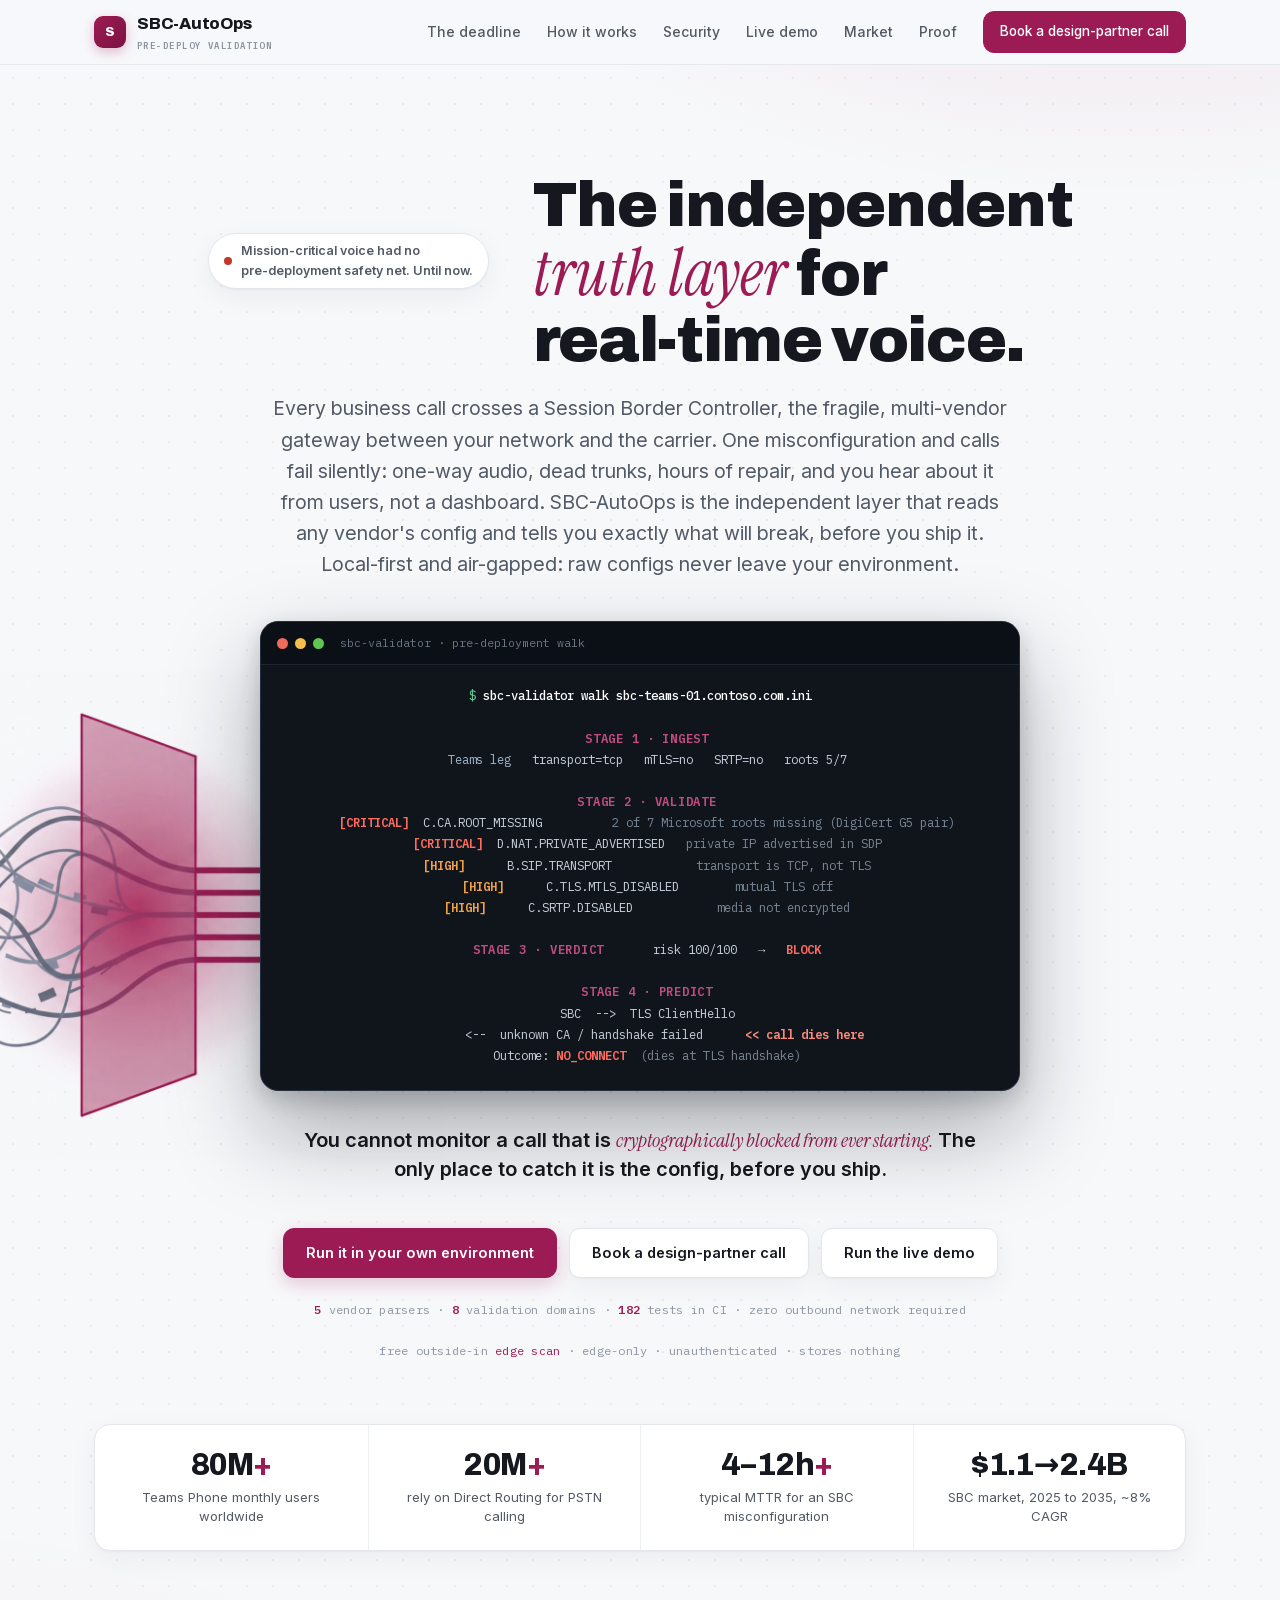
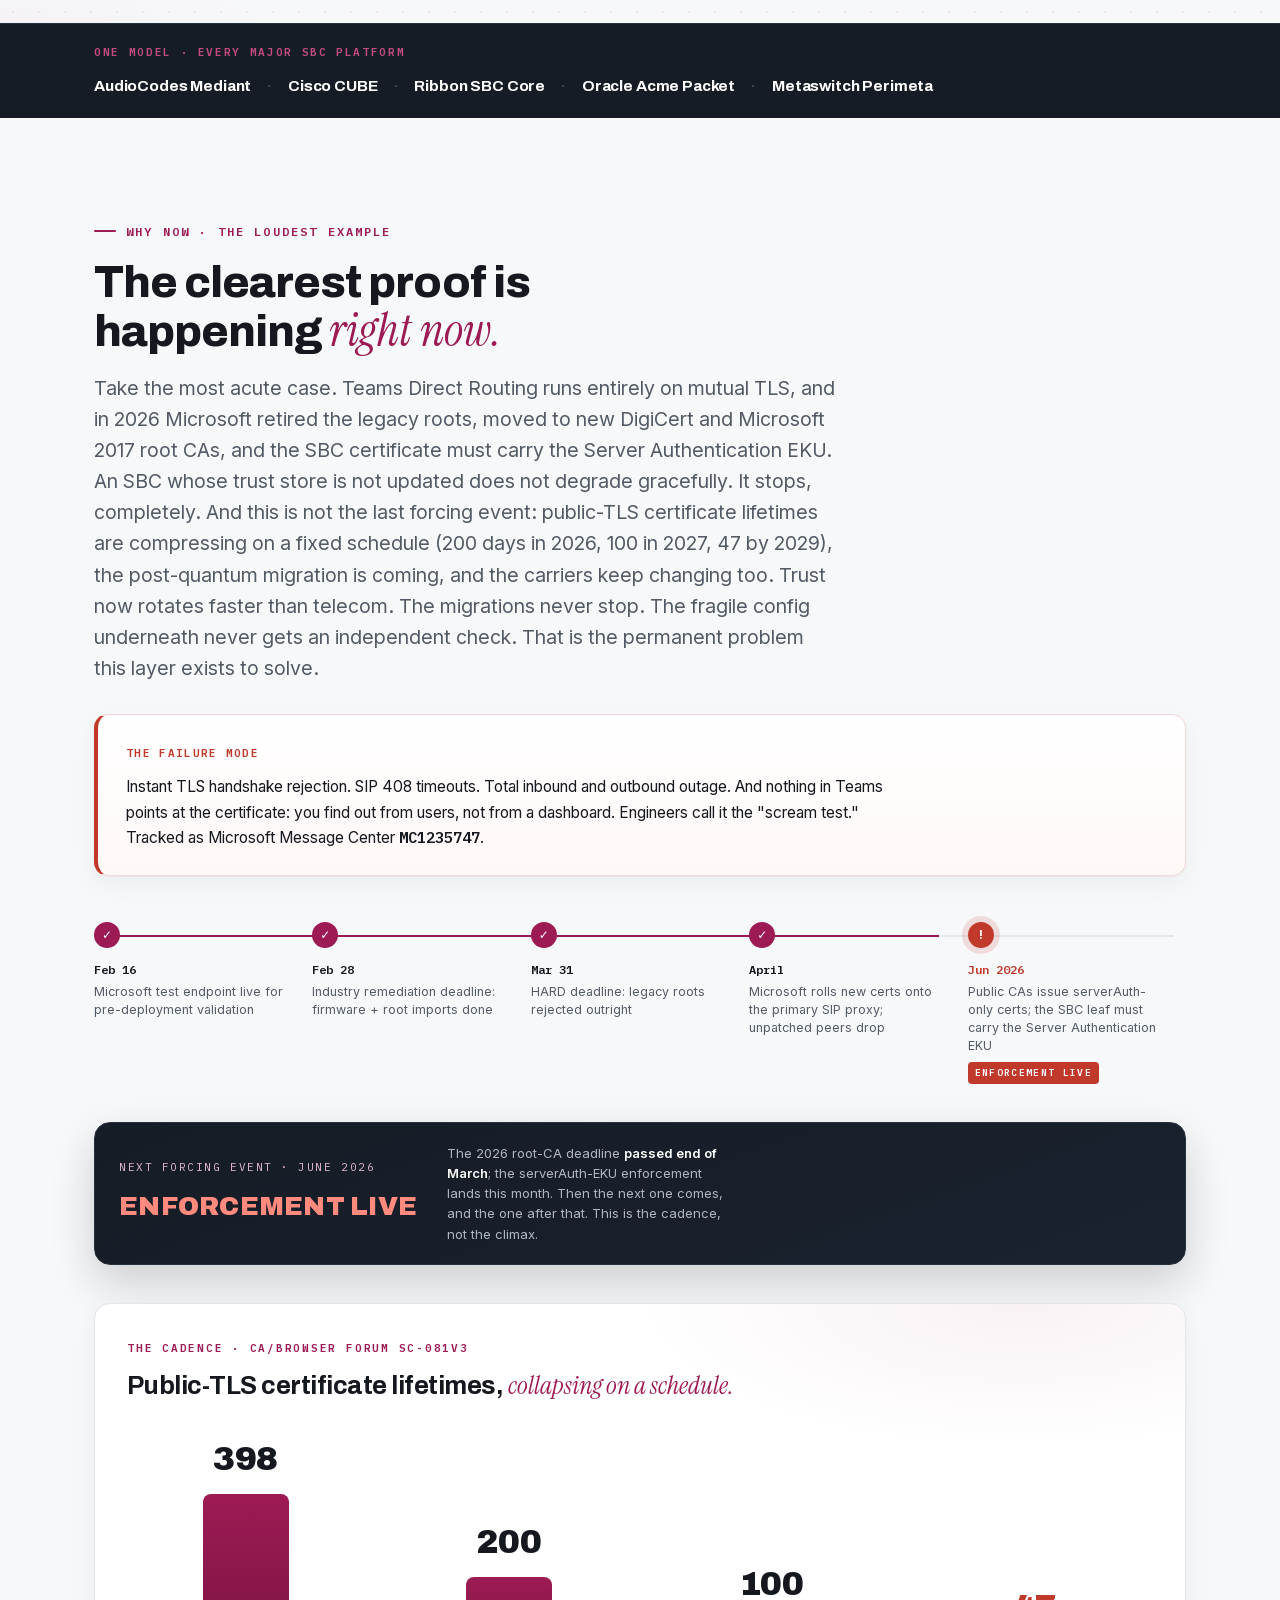
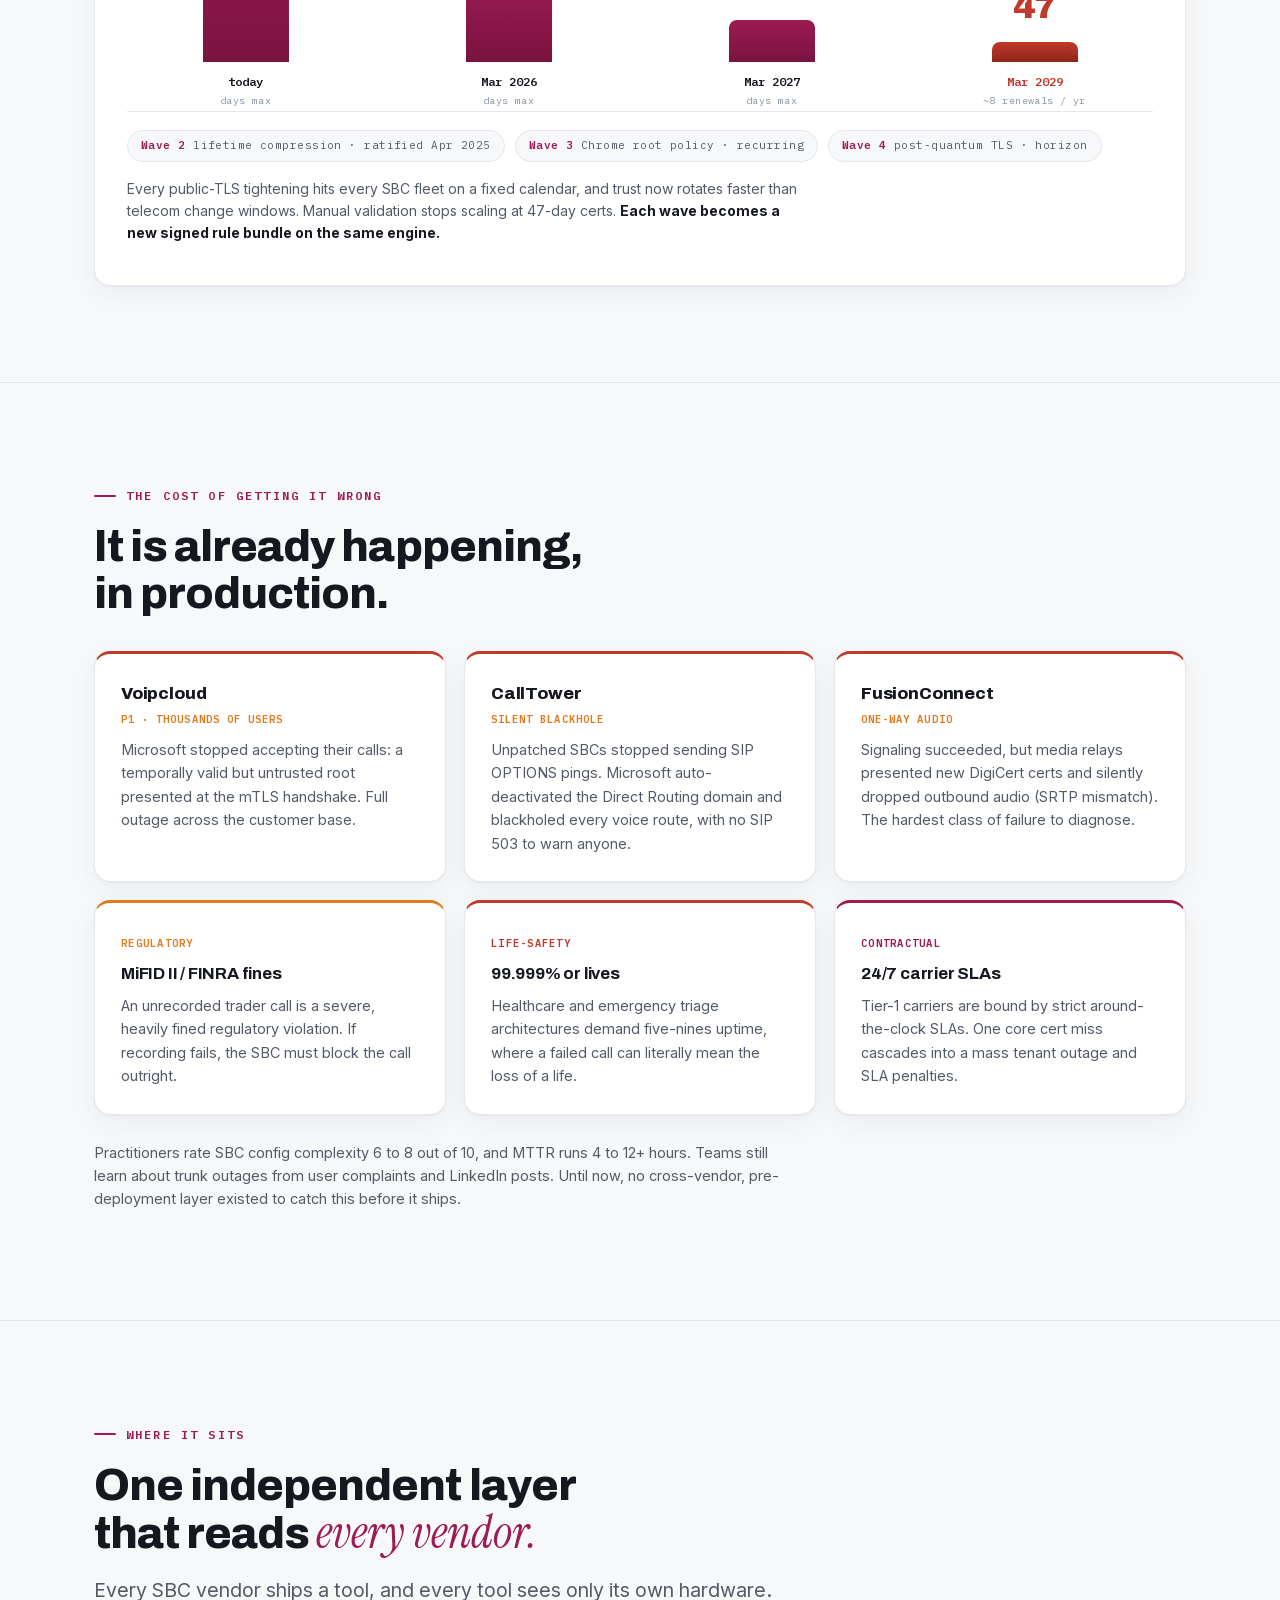
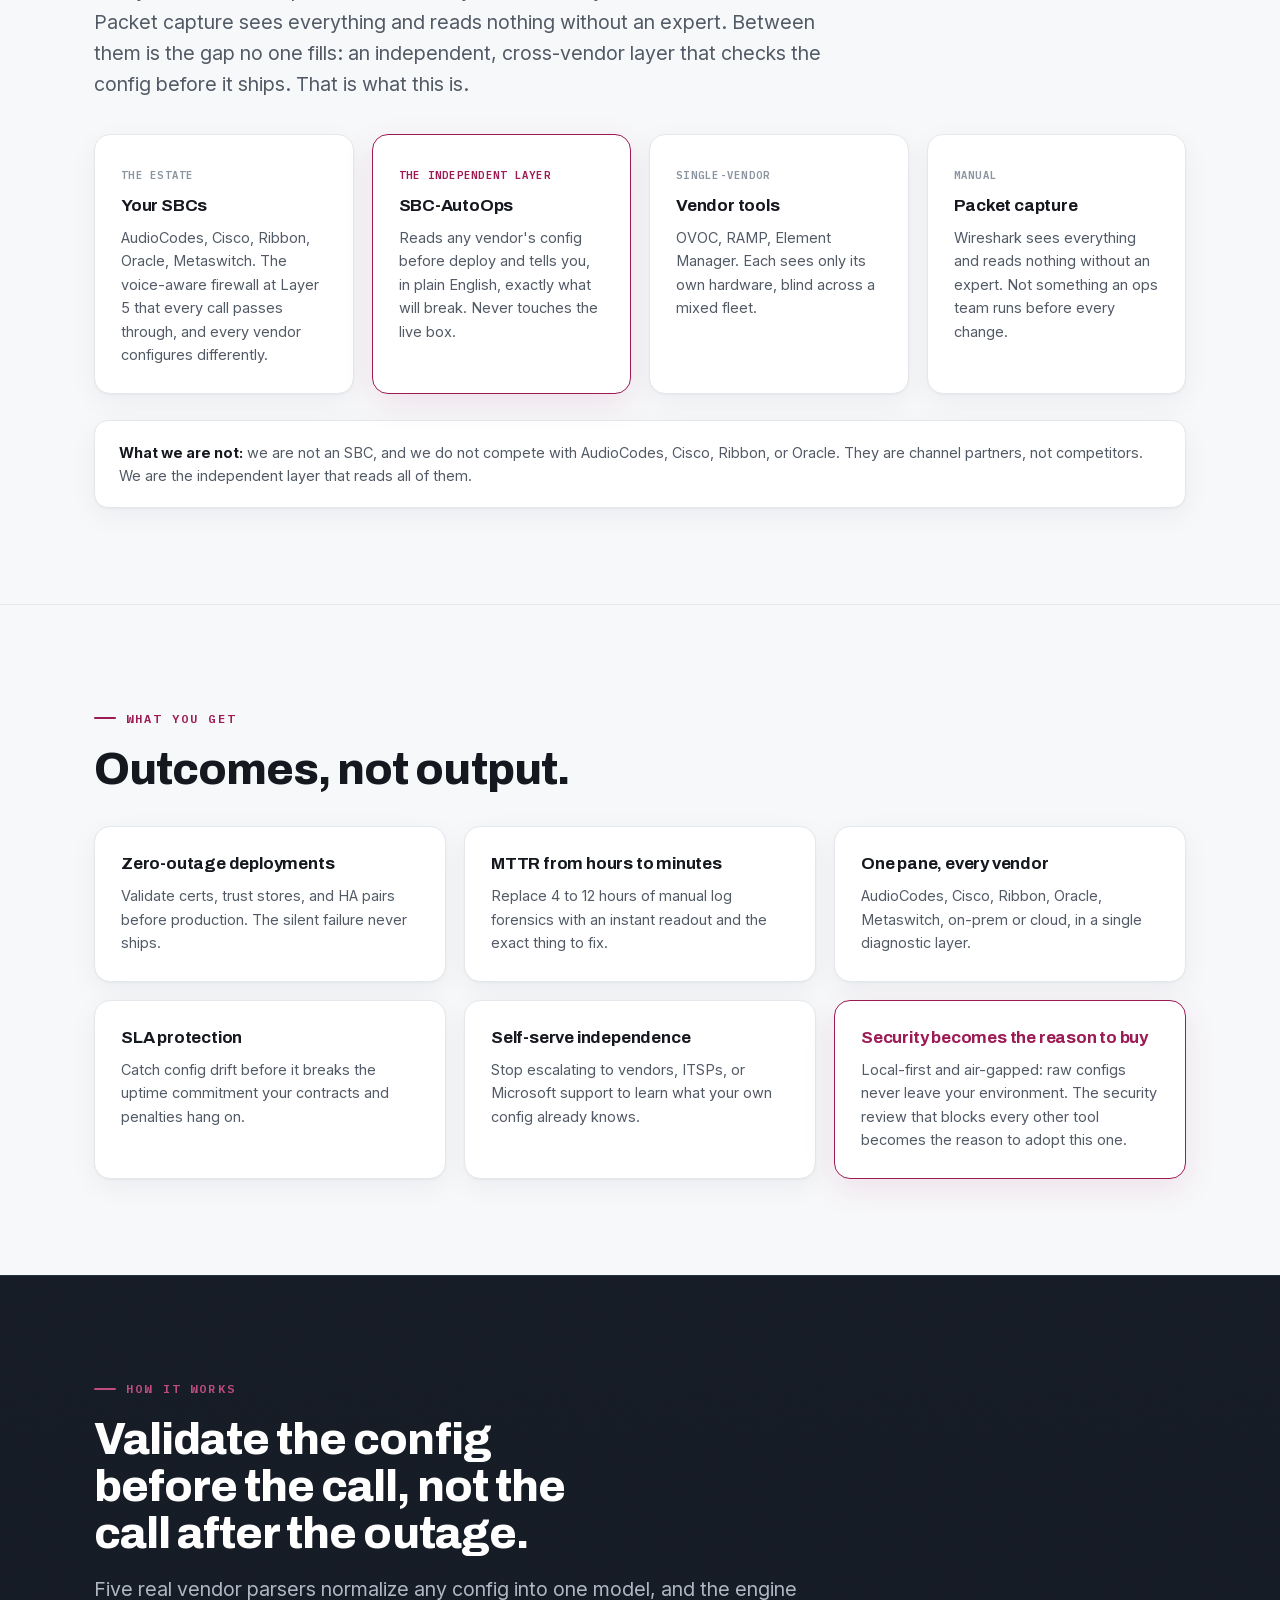
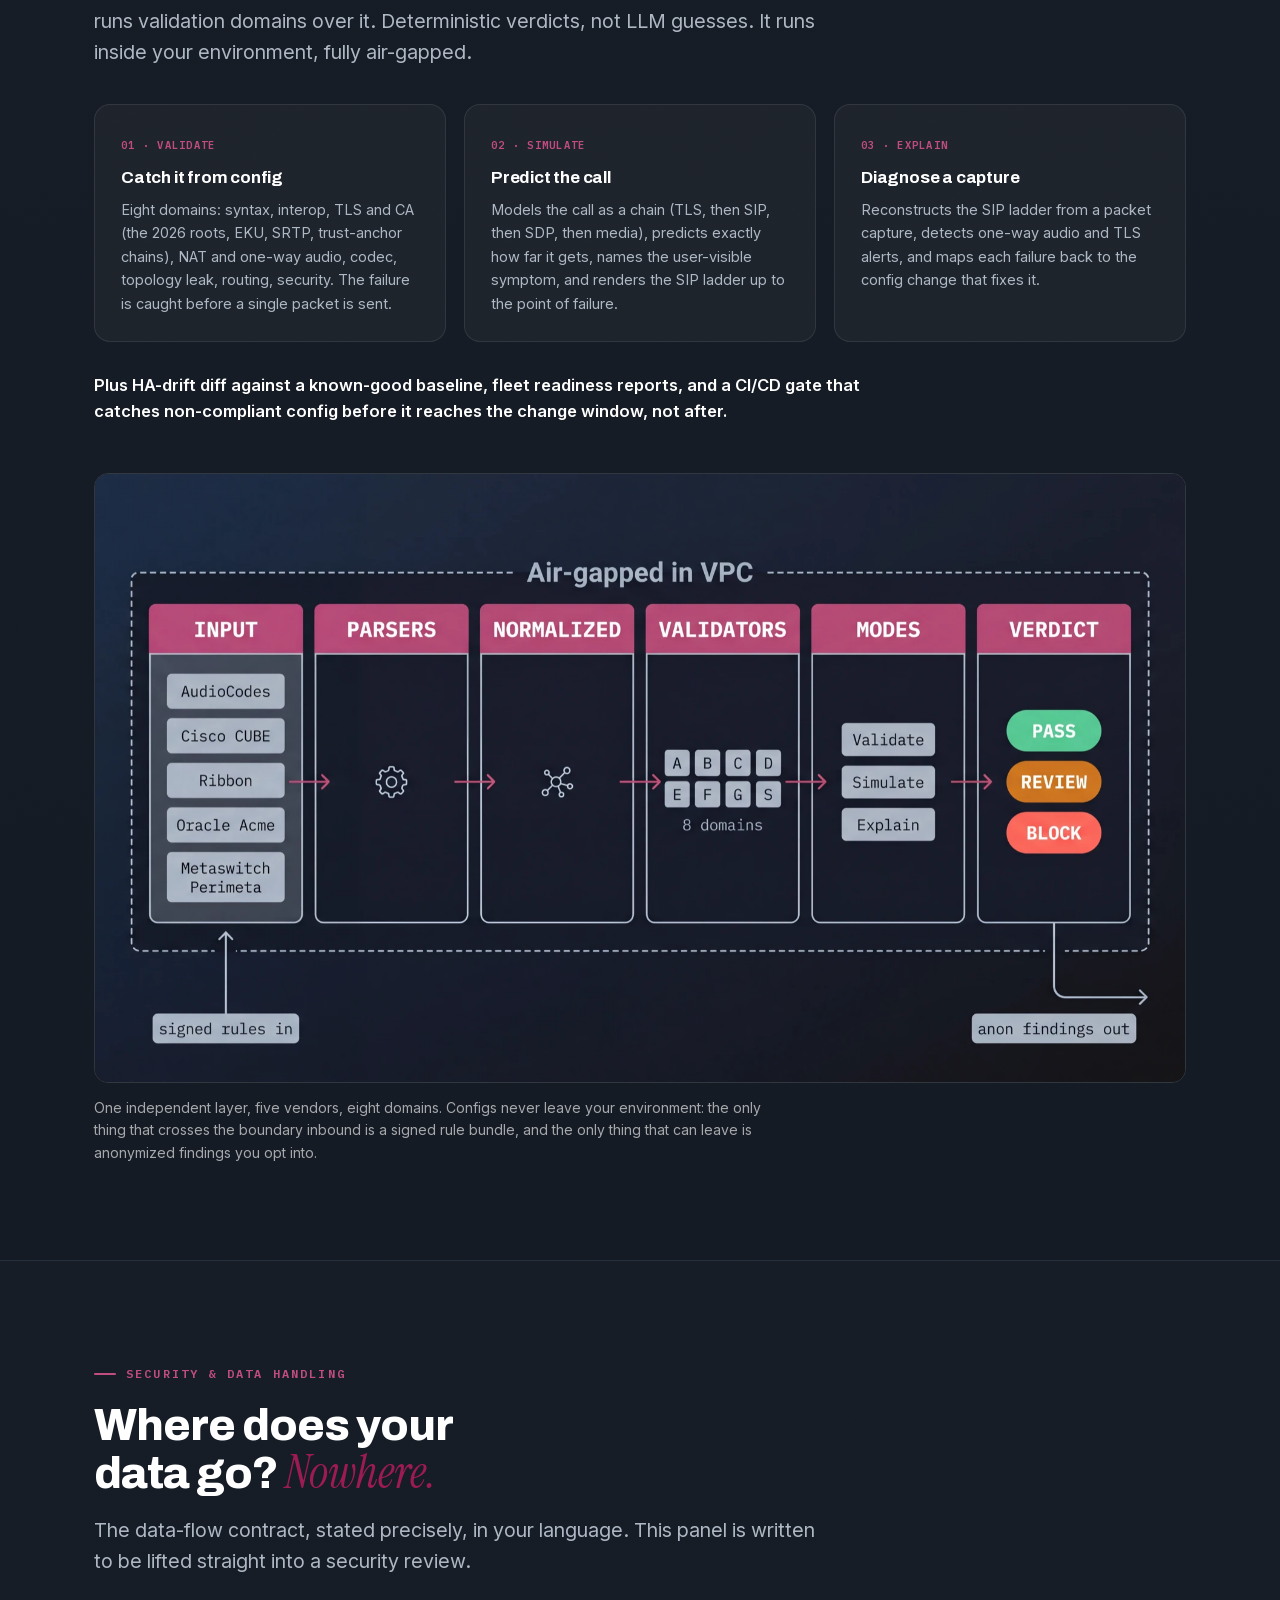
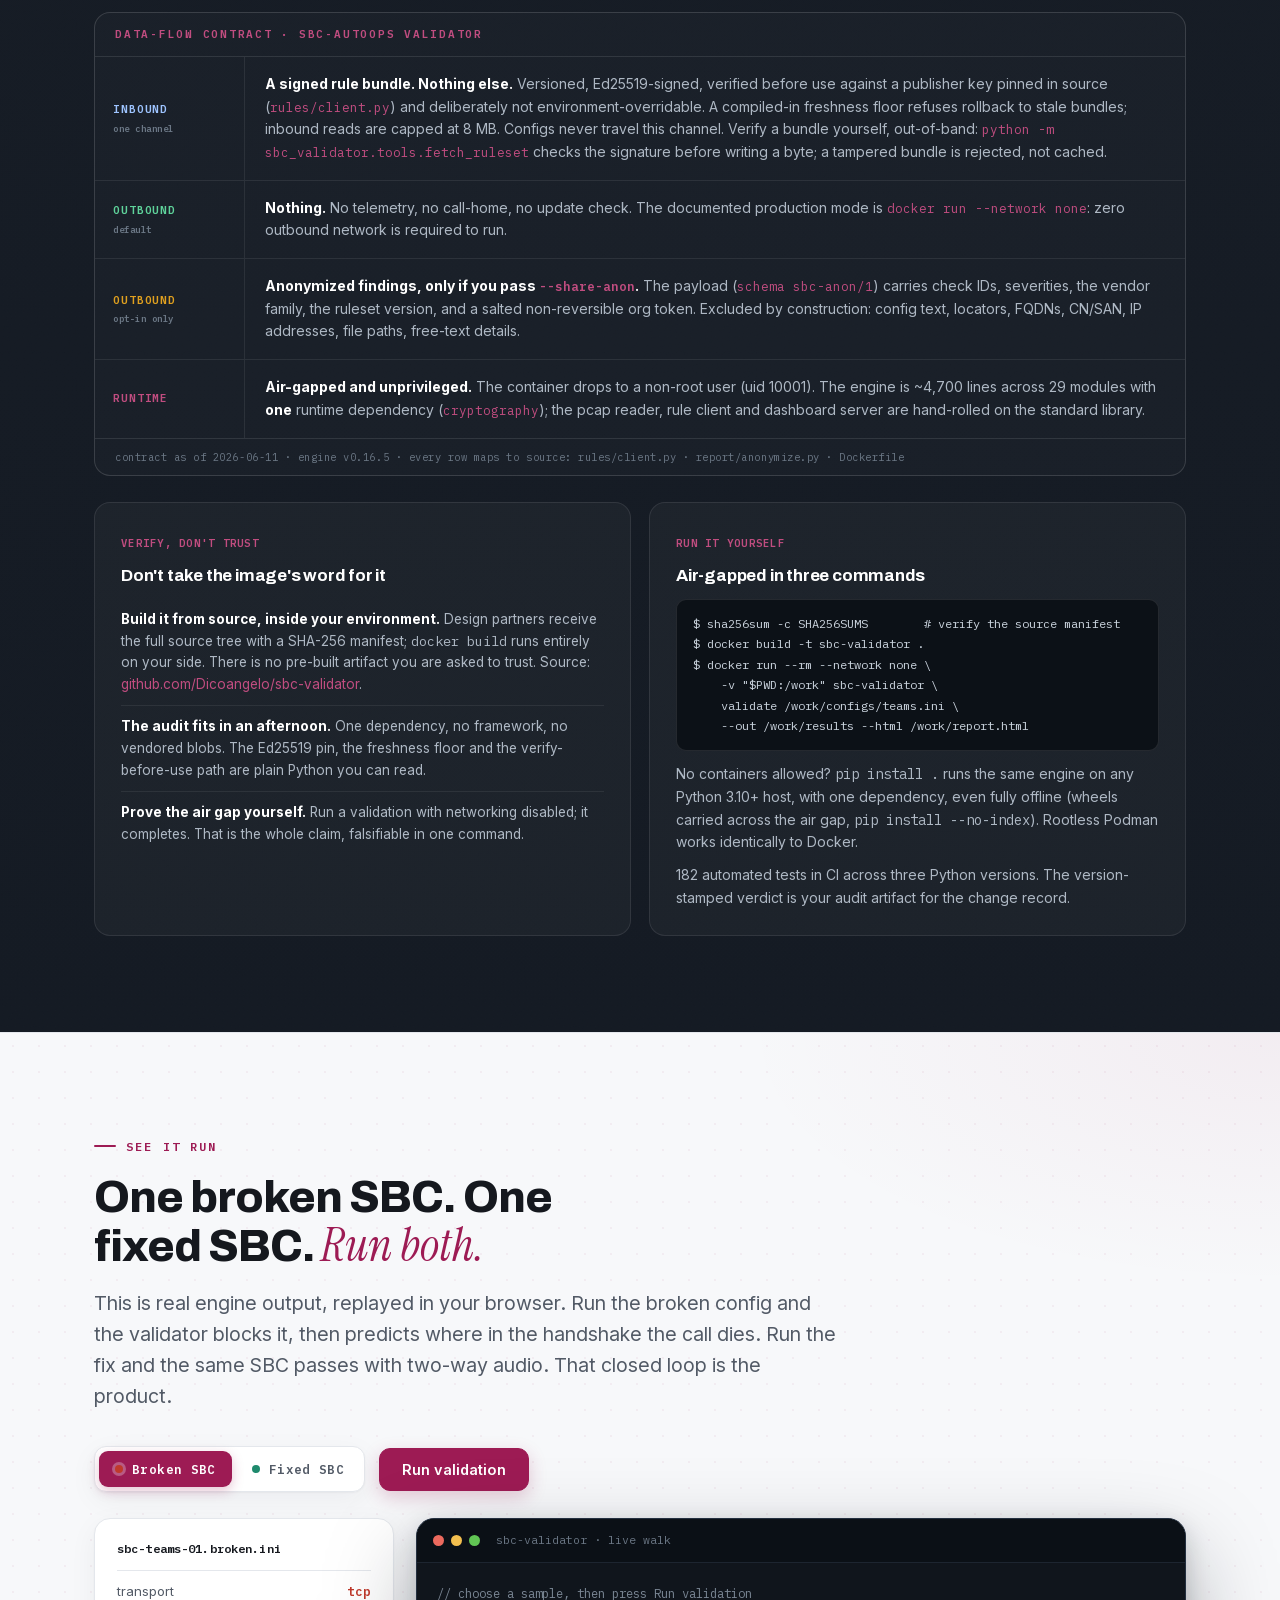
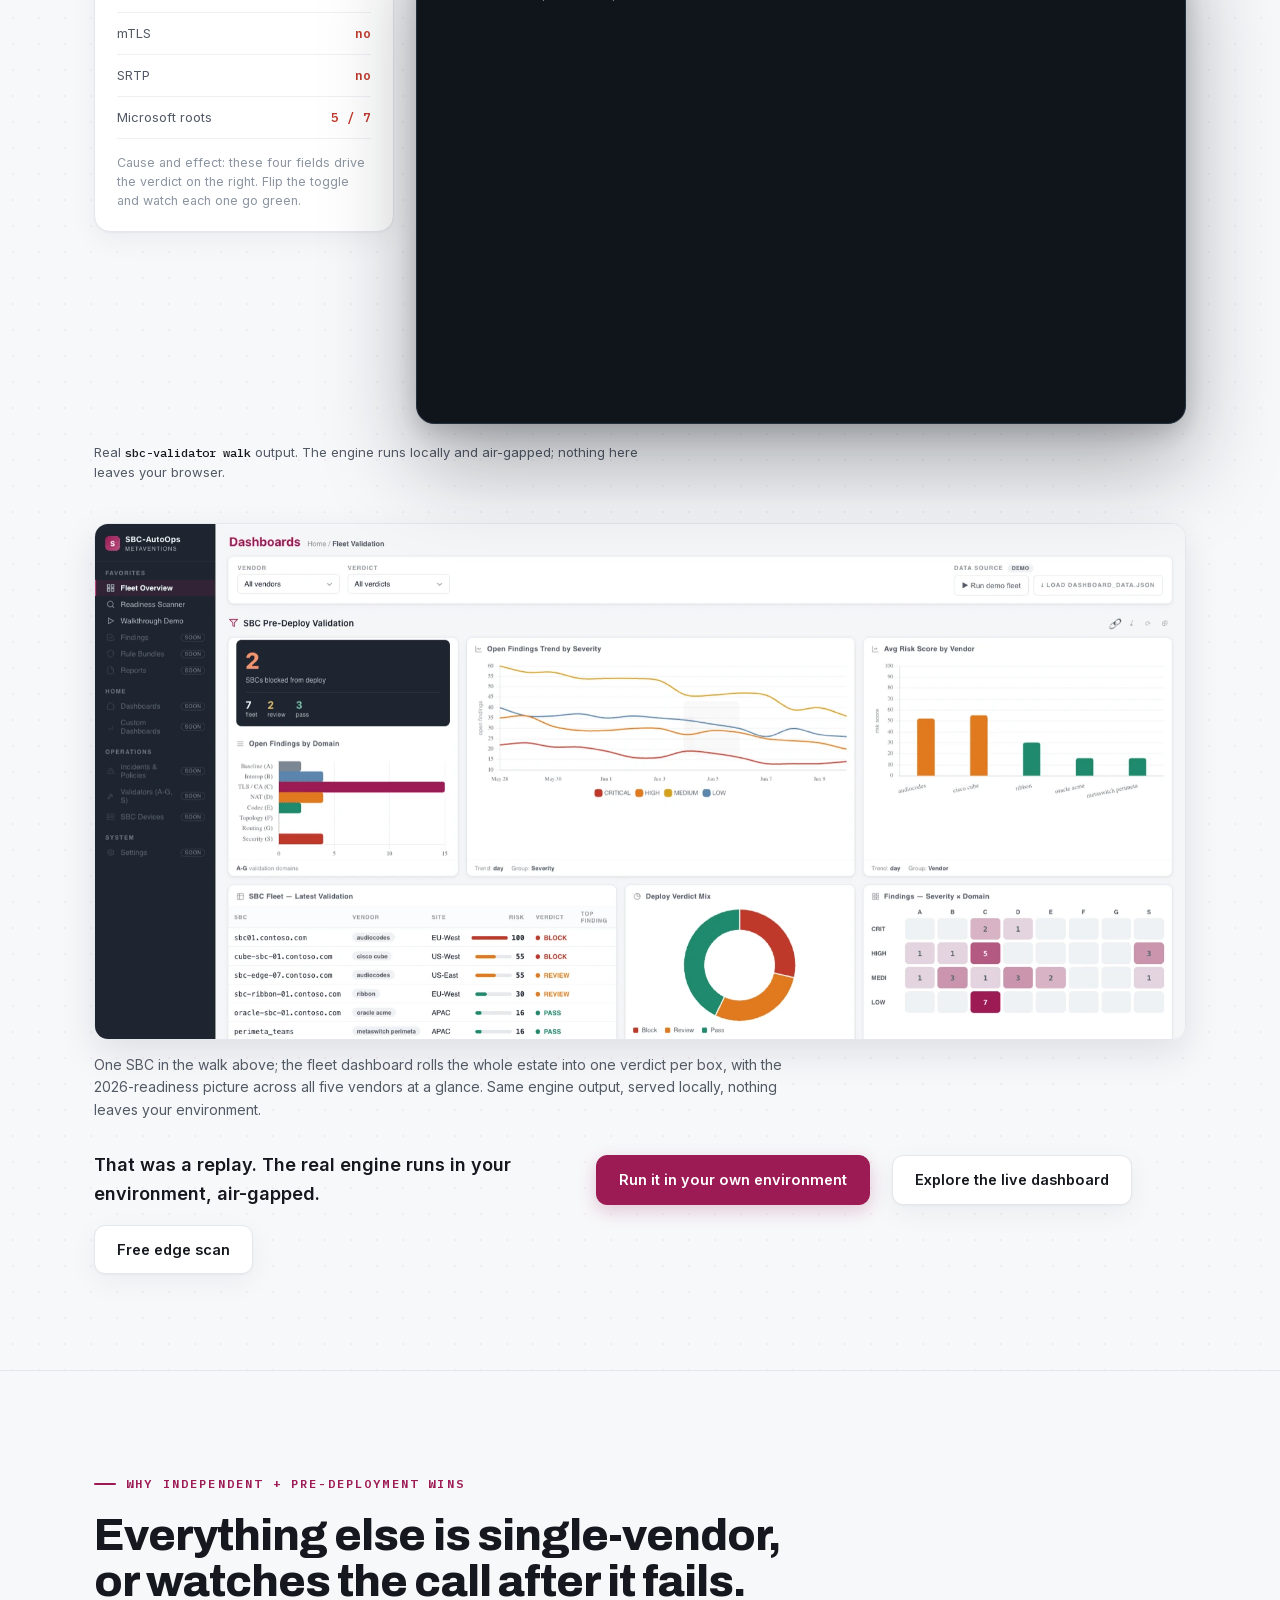
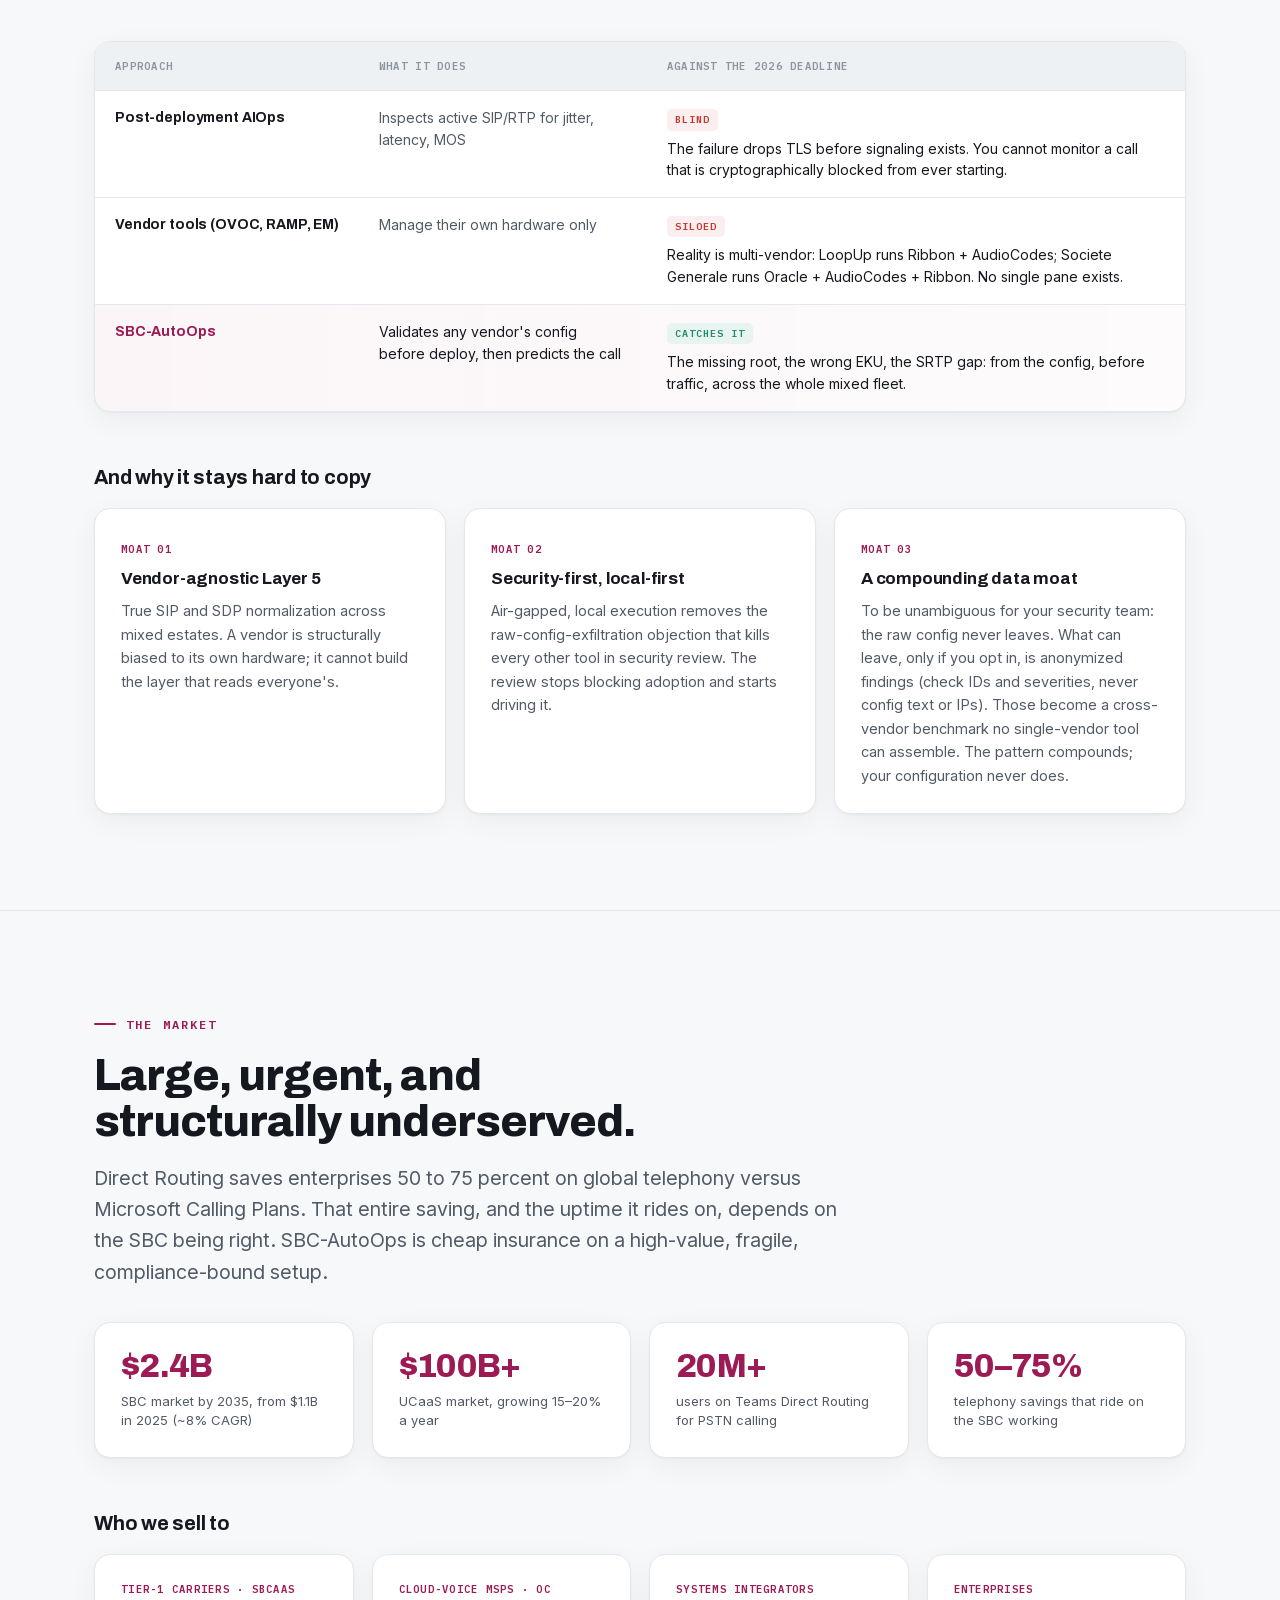
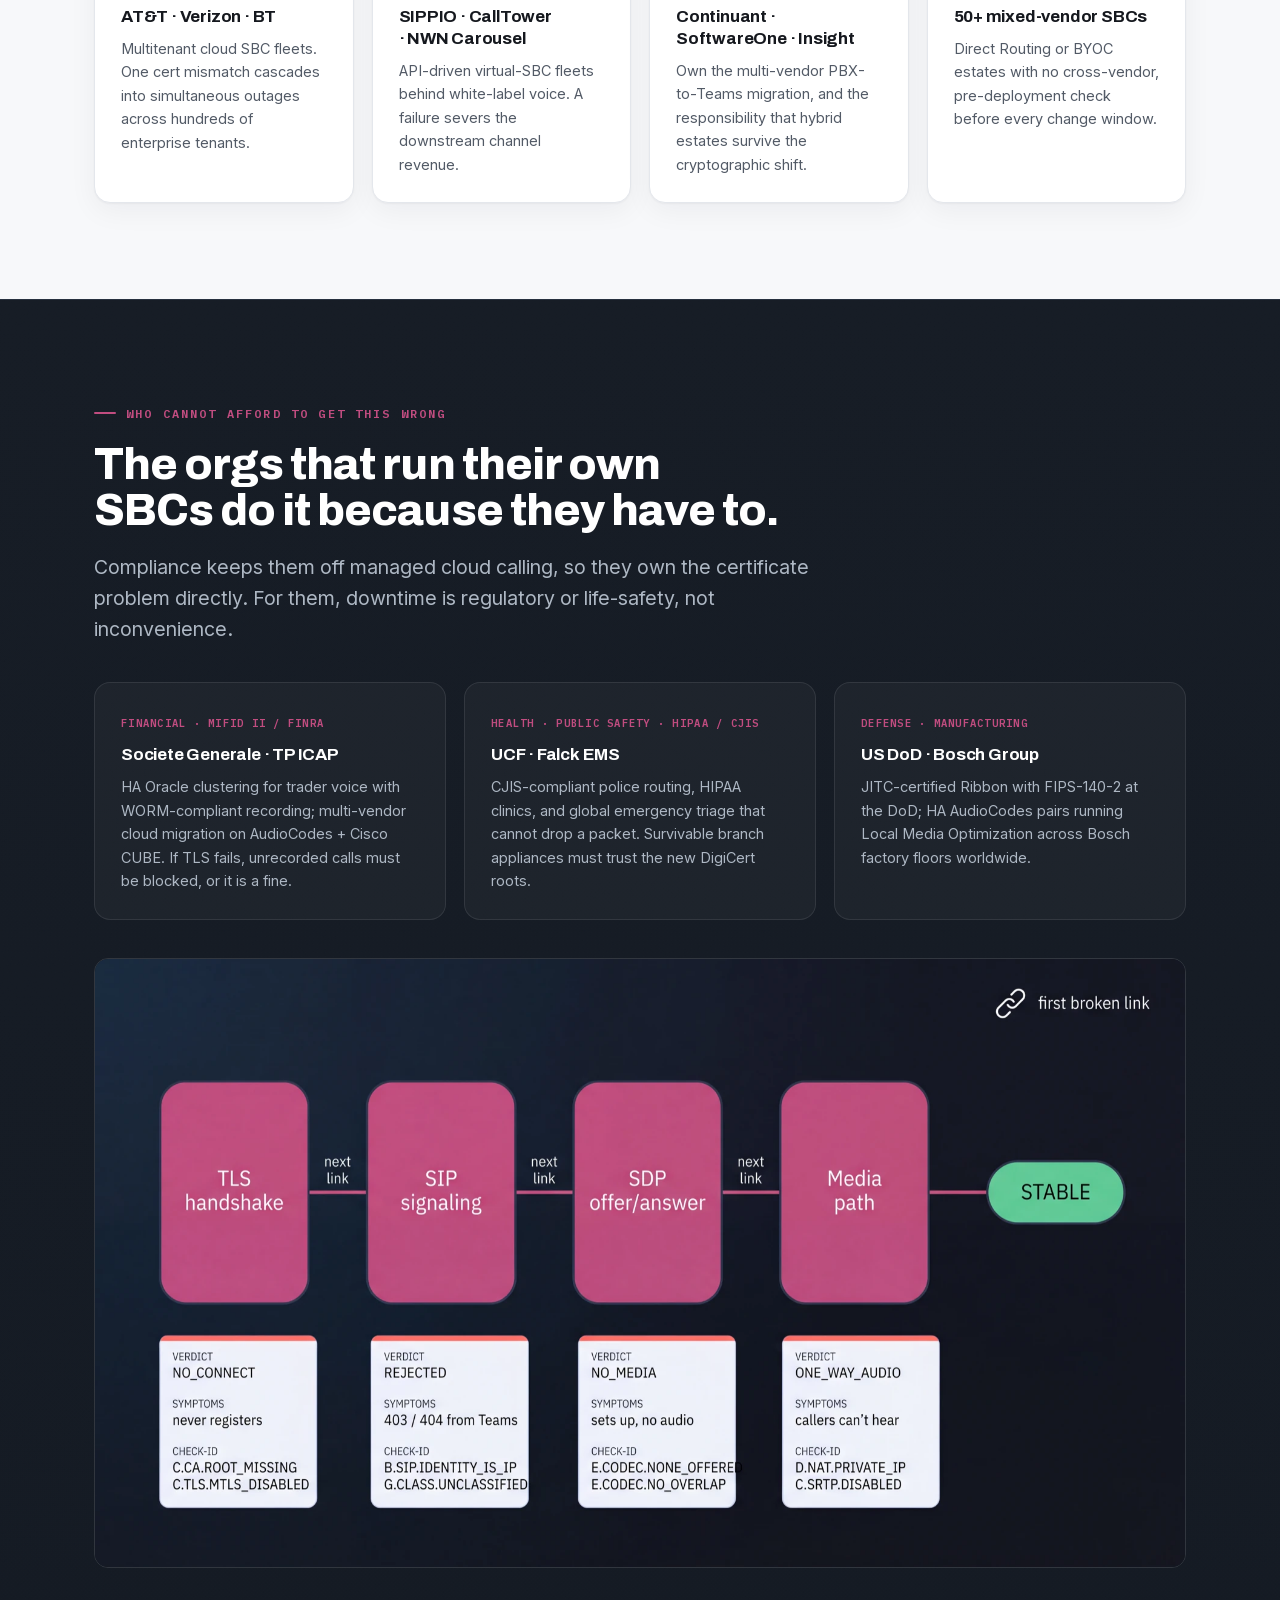
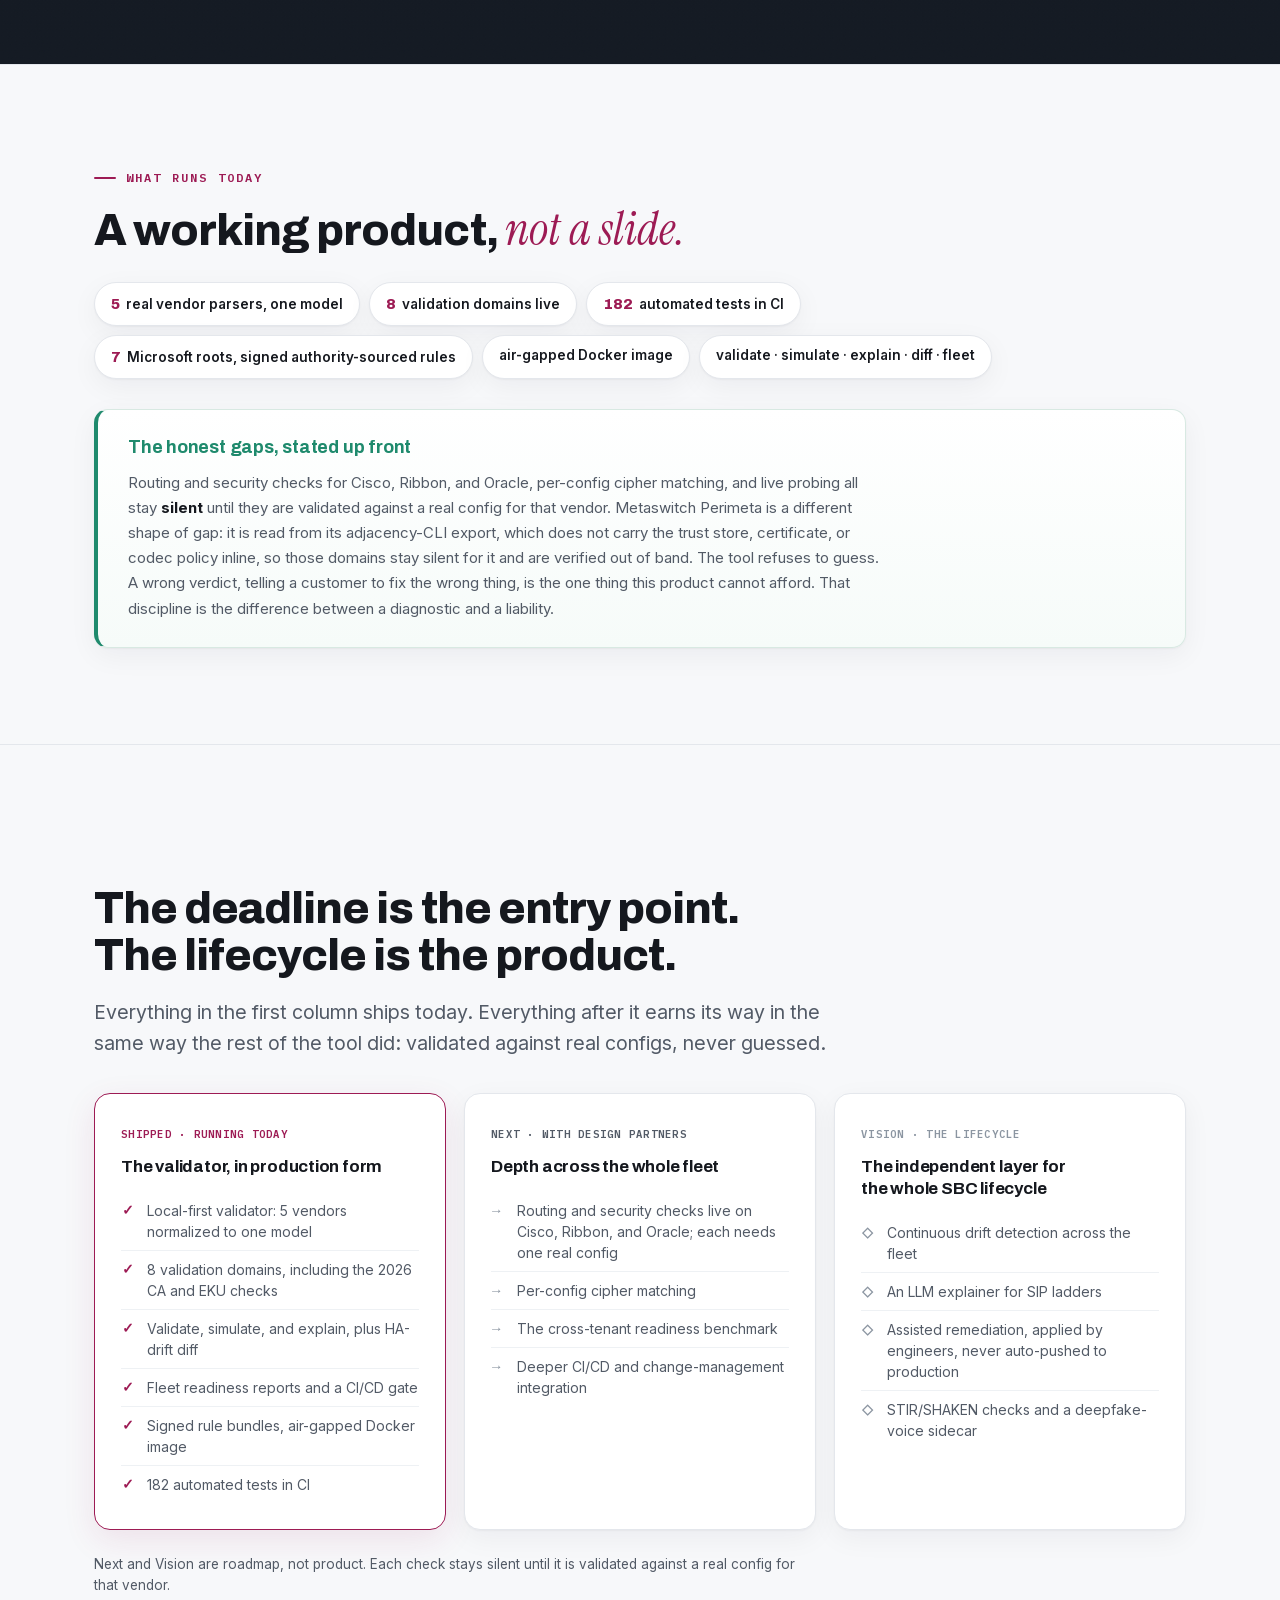
<file: marketing/business-case.html>
<!doctype html>
<html lang="en">
<head>
<meta charset="utf-8" />
<meta name="viewport" content="width=device-width, initial-scale=1" />
<title>SBC-AutoOps · The independent truth layer for real-time voice</title>
<meta name="description" content="Local-first, vendor-agnostic SBC validation. Catch the 2026 Microsoft Teams Direct Routing CA/EKU migration failure from the config, before the outage, across AudioCodes, Cisco, Ribbon, Oracle, and Metaswitch. Run the live demo." />
<link rel="canonical" href="https://sbcvalidator.metaventionsai.com/" />
<link rel="icon" type="image/svg+xml" href="data:image/svg+xml,%3Csvg xmlns='http://www.w3.org/2000/svg' viewBox='0 0 32 32'%3E%3Crect width='32' height='32' rx='7' fill='%239d1b54'/%3E%3Ctext x='16' y='22' font-family='Arial,sans-serif' font-size='18' font-weight='800' fill='white' text-anchor='middle'%3ES%3C/text%3E%3C/svg%3E" />
<!-- Social cards -->
<meta property="og:type" content="website" />
<meta property="og:site_name" content="SBC-AutoOps" />
<meta property="og:title" content="SBC-AutoOps · The independent truth layer for real-time voice" />
<meta property="og:description" content="Validate any vendor's SBC config before deployment. Catch the 2026 Teams Direct Routing CA/EKU failure from the config, before the outage. Free outside-in scanner included." />
<meta property="og:url" content="https://sbcvalidator.metaventionsai.com/" />
<meta property="og:image" content="https://sbcvalidator.metaventionsai.com/diagrams/og-banner-1200x630.png" />
<meta property="og:image:width" content="1200" />
<meta property="og:image:height" content="630" />
<meta name="twitter:card" content="summary_large_image" />
<meta name="twitter:title" content="SBC-AutoOps · The independent truth layer for real-time voice" />
<meta name="twitter:description" content="Validate any vendor's SBC config before deployment. Free outside-in Direct Routing readiness scanner." />
<meta name="twitter:image" content="https://sbcvalidator.metaventionsai.com/diagrams/og-banner-1200x630.png" />
<!-- Self-hosted fonts: zero external requests. The page proves the air-gap claim. -->
<link rel="preload" href="fonts/inter-400-normal-latin.woff2" as="font" type="font/woff2" crossorigin>
<link rel="preload" href="fonts/archivo-800-normal-latin.woff2" as="font" type="font/woff2" crossorigin>
<link rel="stylesheet" href="fonts/fonts.css">
<style>
  :root{
    --garnet:#9d1b54; --garnet-soft:#c14d80; --garnet-deep:#7a1340;
    --ink:#15181e; --ink-soft:#525a66; --ink-faint:#8b95a1;
    --line:#e4e7ec; --line-soft:#eef1f4; --panel:#ffffff; --bg:#f7f8fa;
    --rail:#161c25; --rail-2:#1d2530; --rail-line:#27313e; --rail-text:#aeb8c4; --rail-faint:#6b7785;
    --crit:#c0392b; --high:#e07a1f; --pass:#1f8a6d;
    --sans:'Archivo',system-ui,-apple-system,'Segoe UI',Roboto,sans-serif;
    --body:'Inter',system-ui,-apple-system,'Segoe UI',Roboto,Helvetica,Arial,sans-serif;
    --serif:'Instrument Serif','Iowan Old Style',Georgia,'Times New Roman',serif;
    --mono:'IBM Plex Mono',ui-monospace,'SF Mono',Menlo,monospace;
    --shadow-card:0 1px 2px rgba(21,24,30,.04),0 8px 28px rgba(21,24,30,.05);
    --shadow-lift:0 2px 6px rgba(21,24,30,.06),0 18px 44px rgba(21,24,30,.10);
    --r:16px;
  }
  *{box-sizing:border-box}
  html{scroll-behavior:smooth}
  body{margin:0;font-family:var(--body);font-size:16px;color:var(--ink);background:var(--bg);line-height:1.6;-webkit-font-smoothing:antialiased;text-rendering:optimizeLegibility}
  h1,h2,h3,h4{font-family:var(--sans);font-weight:800;letter-spacing:-.022em;line-height:1.06;margin:0;text-wrap:balance}
  h2{font-size:clamp(28px,3.6vw,44px)}
  h3{font-size:17px;font-weight:700;letter-spacing:-.012em;line-height:1.3}
  p{margin:0 0 14px}
  a{color:var(--garnet);text-decoration:none}
  a:hover{color:var(--garnet-deep)}
  img,svg{display:block}
  [hidden]{display:none!important}
  ::selection{background:rgba(157,27,84,.16)}
  a:focus-visible,button:focus-visible,.btn:focus-visible{outline:2px solid var(--garnet);outline-offset:3px;border-radius:8px}
  .wrap{max-width:1140px;margin:0 auto;padding:0 24px}
  .mono{font-family:var(--mono)}
  .muted{color:var(--ink-soft)}
  .sr-only{position:absolute;width:1px;height:1px;padding:0;margin:-1px;overflow:hidden;clip:rect(0 0 0 0);white-space:nowrap;border:0}
  .eyebrow{display:inline-flex;align-items:center;gap:10px;font-family:var(--mono);font-size:12px;letter-spacing:.18em;text-transform:uppercase;color:var(--garnet);font-weight:600}
  .eyebrow:before{content:"";width:22px;height:2px;background:var(--garnet);border-radius:2px;transition:width .7s .25s cubic-bezier(.2,.7,.25,1)}
  .eyebrow.reveal:not(.in):before{width:0}
  section{padding:96px 0;scroll-margin-top:84px}
  section + section{border-top:1px solid var(--line)}
  .lead{font-size:clamp(17px,1.6vw,19.5px);color:var(--ink-soft);max-width:62ch}
  .ser{font-family:var(--serif);font-style:italic;font-weight:400;letter-spacing:0}
  h1 .ser,h2 .ser{font-size:1.05em}
  .ser.g{color:var(--garnet)}

  /* ── scroll progress ─────────────────────────── */
  #prog{position:fixed;top:0;left:0;height:3px;width:0;background:linear-gradient(90deg,var(--garnet),var(--garnet-soft));z-index:120}

  /* ── top bar ─────────────────────────────────── */
  header.bar{position:sticky;top:0;z-index:100;background:rgba(247,248,250,.82);backdrop-filter:saturate(1.5) blur(14px);-webkit-backdrop-filter:saturate(1.5) blur(14px);border-bottom:1px solid var(--line)}
  .bar .wrap{display:flex;align-items:center;gap:16px;height:64px}
  .brand{display:flex;align-items:center;gap:11px;font-family:var(--sans);font-weight:800;font-size:16.5px;letter-spacing:-.015em;color:var(--ink)}
  .brand .mark{width:32px;height:32px;border-radius:9px;background:linear-gradient(135deg,var(--garnet),var(--garnet-deep));display:grid;place-items:center;color:#fff;font-size:13px;font-weight:800;box-shadow:0 4px 12px rgba(157,27,84,.28)}
  .brand small{display:block;font-family:var(--mono);font-size:9px;letter-spacing:.16em;color:var(--ink-faint);font-weight:600;text-transform:uppercase;margin-top:1px}
  .bar nav{margin-left:auto;display:flex;gap:26px;align-items:center}
  .bar nav a{color:var(--ink-soft);font-size:14px;font-weight:500;transition:color .15s ease;position:relative}
  .bar nav a:not(.btn):after{content:"";position:absolute;left:0;right:100%;bottom:-6px;height:2px;background:var(--garnet);border-radius:2px;transition:right .25s ease}
  .bar nav a:hover{color:var(--ink)}
  .bar nav a.active{color:var(--garnet);font-weight:600}
  .bar nav a.active:not(.btn):after{right:0}
  /* the CTA button is white-on-garnet; override the grey nav-link color (specificity) */
  .bar nav a.btn,.bar nav a.btn:hover,.bar nav a.btn.active{color:#fff}
  .btn{display:inline-flex;align-items:center;justify-content:center;gap:8px;background:var(--garnet);color:#fff;font-family:var(--body);font-weight:600;font-size:14.5px;padding:12px 22px;border-radius:11px;border:1px solid var(--garnet);cursor:pointer;transition:transform .18s ease,box-shadow .18s ease,background .18s ease;box-shadow:0 6px 18px rgba(157,27,84,.22)}
  .btn:hover{background:var(--garnet-deep);color:#fff;transform:translateY(-1px);box-shadow:0 10px 26px rgba(157,27,84,.30)}
  .btn:active{transform:translateY(0) scale(.985)}
  .btn:disabled{opacity:.55;cursor:default;transform:none;box-shadow:none}
  .btn.ghost{background:#fff;color:var(--ink);border-color:var(--line);box-shadow:var(--shadow-card)}
  .btn.ghost:hover{border-color:var(--garnet);color:var(--garnet);background:#fff}
  .btn.sm{padding:9px 16px;font-size:13.5px;box-shadow:none}
  @media(max-width:820px){.bar nav a{display:none}}

  /* ── hero ────────────────────────────────────── */
  .hero{padding:84px 0 72px;position:relative;overflow:hidden;background:
    radial-gradient(1000px 460px at 88% -10%, rgba(157,27,84,.09), transparent 62%),
    radial-gradient(760px 380px at -6% 108%, rgba(157,27,84,.06), transparent 58%),
    radial-gradient(rgba(157,27,84,.07) 1px, transparent 1px) 0 0/26px 26px}
  .hero{--art-h:clamp(420px, 28vw + 130px, 740px);
    --art-space:calc((100vw - 720px)/2)}
  .hero::before{content:"";position:absolute;inset:0;z-index:0;pointer-events:none;
    background:url(diagrams/sbc-autoops-hero-truth-layer-trans.webp) no-repeat;
    /* plane center sits mid art-space; x-offset = space/2 - 0.6455*H (plane is at 64.55% of height-scaled width) */
    background-position:calc(var(--art-space)*0.5 - var(--art-h)*0.6455) calc(850px - var(--art-h)*0.5);
    background-size:auto var(--art-h)}
  @media(max-width:1000px){
    .hero-top{text-align:center}
    .hero-stack .heroviz{min-width:0}
    .hero::before{background-position:-140px -20px;background-size:auto 260px;opacity:.32}
    .term pre{overflow-x:auto;font-size:10.5px}
  }
  .hero .wrap{position:relative;z-index:1}
  .hero-stack{display:flex;flex-direction:column;align-items:center;text-align:center}
  .hero-top{display:flex;align-items:center;justify-content:center;gap:44px;flex-wrap:wrap;text-align:left}
  .hero-top .live{flex:none}
  .hero-top h1{margin:0}
  .hero-stack .lead{margin:26px auto 0}
  .hero-stack .heroviz{margin-top:40px;width:min(760px,100%)}
  .hero-emph{margin-top:36px;font-size:20px;line-height:1.45;max-width:52ch;font-weight:600}
  .hero-stack .cta-row{justify-content:center}
  .statgrid{text-align:center}
  .statgrid>div{display:flex;flex-direction:column;align-items:center}
  .hero-grid{display:grid;grid-template-columns:1.02fr .98fr;gap:56px;align-items:center}
  @media(max-width:1000px){.hero-grid{grid-template-columns:1fr;gap:44px}}
  .live{display:inline-flex;align-items:center;gap:9px;background:#fff;border:1px solid var(--line);border-radius:30px;padding:7px 15px;font-size:12.5px;font-weight:600;color:var(--ink-soft);box-shadow:var(--shadow-card)}
  .live .mono{font-size:11px;color:var(--ink-faint)}
  .dot{width:8px;height:8px;border-radius:50%;background:var(--crit);box-shadow:0 0 0 0 rgba(192,57,43,.5);animation:pulse 2s infinite;flex:none}
  @keyframes pulse{0%{box-shadow:0 0 0 0 rgba(192,57,43,.45)}70%{box-shadow:0 0 0 9px rgba(192,57,43,0)}100%{box-shadow:0 0 0 0 rgba(192,57,43,0)}}
  .hero h1{font-size:clamp(38px,4.9vw,62px);margin:24px 0 0;font-weight:900}
  .hero .lead{margin:20px 0 0}
  .cta-row{display:flex;flex-wrap:wrap;gap:12px;margin-top:30px}
  .trustline{margin-top:22px;font-family:var(--mono);font-size:12px;color:var(--ink-faint);letter-spacing:.02em}
  .trustline b{color:var(--garnet);font-weight:600}

  /* countdown */
  .countdown{margin-top:34px;background:linear-gradient(160deg,var(--rail),#1a2230);color:#fff;border:1px solid var(--rail-line);border-radius:var(--r);padding:20px 24px;display:flex;flex-wrap:wrap;align-items:center;gap:16px 30px;box-shadow:0 18px 44px rgba(15,20,28,.18)}
  .cd-lbl{font-family:var(--mono);font-size:11px;letter-spacing:.14em;text-transform:uppercase;color:#e3b9cd;margin-bottom:9px}
  .cd-units{display:flex;gap:8px}
  .cd-units .u{background:rgba(255,255,255,.05);border:1px solid rgba(255,255,255,.10);border-radius:10px;padding:8px 0;min-width:62px;text-align:center}
  .cd-units .u b{display:block;font-family:var(--sans);font-weight:800;font-size:26px;line-height:1;font-variant-numeric:tabular-nums}
  .cd-units .u span{display:block;font-family:var(--mono);font-size:9.5px;letter-spacing:.14em;text-transform:uppercase;color:var(--rail-faint);margin-top:5px}
  .cd-live{font-family:var(--sans);font-weight:900;font-size:26px;letter-spacing:.01em;color:#ff8a7d;display:none}
  .cd-sub{color:var(--rail-text);font-size:13px;line-height:1.55;max-width:36ch;flex:1;min-width:240px}
  .cd-sub b{color:#fff;font-weight:600}

  /* floating terminal */
  .heroviz{position:relative}
  .heroviz .glow{position:absolute;inset:-36px -28px;background:radial-gradient(closest-side,rgba(157,27,84,.16),transparent 72%);filter:blur(8px);pointer-events:none}
  .term-wrap{position:relative;animation:float 7s ease-in-out infinite;will-change:transform}
  @keyframes float{0%,100%{transform:translateY(0)}50%{transform:translateY(-10px)}}
  .term{background:#10151c;border:1px solid #243040;border-radius:18px;overflow:hidden;box-shadow:0 40px 90px rgba(15,20,28,.34),0 8px 24px rgba(15,20,28,.18);transform-style:preserve-3d}
  .term .tbar{display:flex;align-items:center;gap:7px;padding:12px 16px;background:#0b1016;border-bottom:1px solid #1d2530}
  .term .tbar i{width:11px;height:11px;border-radius:50%}
  .t1{background:#ec6a5e}.t2{background:#f3bf4f}.t3{background:#61c554}
  .term .tbar span{margin-left:9px;font-family:var(--mono);font-size:11.5px;color:#6b7785}
  .term pre{margin:0;padding:20px 20px 24px;font-family:var(--mono);font-size:12.3px;line-height:1.72;color:#c7d0db;overflow-x:auto;white-space:pre;tab-size:2}
  .term .cmd{color:#fff;font-weight:500}
  .term .ps{color:#5fd39b}
  .term .stg{color:#c14d80;font-weight:600;letter-spacing:.06em}
  .term .crit{color:#ff6b5e;font-weight:600}
  .term .high{color:#f0a04b;font-weight:600}
  .term .med{color:#e6c35c;font-weight:600}
  .term .ok{color:#5fd39b;font-weight:600}
  .term .okb{color:#5fd39b;font-weight:700}
  .term .key{color:#9fb3c8}
  .term .blk{color:#ff6b5e;font-weight:700}
  .term .die{color:#ff8a7d;font-weight:600}
  .term .dim{color:#7a8694}
  @media(max-width:480px){.term pre{font-size:11px}}

  /* stats strip */
  .statgrid{display:grid;grid-template-columns:repeat(4,1fr);gap:0;margin-top:64px;border:1px solid var(--line);border-radius:var(--r);background:#fff;overflow:hidden;box-shadow:var(--shadow-card)}
  .statgrid > div{padding:24px 26px;border-left:1px solid var(--line-soft)}
  .statgrid > div:first-child{border-left:none}
  .statgrid b{display:block;font-family:var(--sans);font-size:clamp(24px,2.4vw,32px);font-weight:800;letter-spacing:-.02em;color:var(--ink);line-height:1.05}
  .statgrid b em{font-style:normal;color:var(--garnet)}
  .statgrid span{display:block;font-size:13px;color:var(--ink-soft);margin-top:7px;line-height:1.45}
  @media(max-width:860px){.statgrid{grid-template-columns:repeat(2,1fr)}.statgrid > div:nth-child(3){border-left:none}.statgrid > div:nth-child(n+3){border-top:1px solid var(--line-soft)}}
  @media(max-width:430px){.statgrid{grid-template-columns:1fr}.statgrid > div{border-left:none!important;border-top:1px solid var(--line-soft)}.statgrid > div:first-child{border-top:none}}

  /* ── vendor strip ────────────────────────────── */
  .vstrip{background:var(--rail);color:var(--rail-text);padding:20px 0;border-top:1px solid var(--rail-line)}
  .vstrip .wrap{display:flex;flex-wrap:wrap;align-items:center;justify-content:space-between;gap:12px 28px}
  .vstrip .lbl{font-family:var(--mono);font-size:11px;letter-spacing:.15em;text-transform:uppercase;color:var(--garnet-soft);font-weight:600}
  .vmarks{display:flex;flex-wrap:wrap;align-items:center;gap:8px 16px;font-family:var(--sans);font-weight:700;color:#fff;font-size:15.5px;letter-spacing:-.01em}
  .vmarks i{color:rgba(255,255,255,.22);font-style:normal}
  @media(max-width:640px){.vmarks{font-size:13.5px;gap:6px 11px}}

  /* ── grids + cards ───────────────────────────── */
  .grid{display:grid;gap:18px}
  .g2{grid-template-columns:repeat(2,1fr)}.g3{grid-template-columns:repeat(3,1fr)}.g4{grid-template-columns:repeat(4,1fr)}
  @media(max-width:900px){.g3,.g4{grid-template-columns:repeat(2,1fr)}}
  @media(max-width:580px){.g2,.g3,.g4{grid-template-columns:1fr}}
  .card{background:var(--panel);border:1px solid var(--line);border-radius:var(--r);padding:26px;box-shadow:var(--shadow-card);transition:transform .22s ease,box-shadow .22s ease,border-color .22s ease}
  .card:hover{transform:translateY(-3px);box-shadow:var(--shadow-lift);border-color:rgba(157,27,84,.30)}
  .card h3{margin-bottom:9px}
  .card p{font-size:14.5px;color:var(--ink-soft);margin:0;line-height:1.62}
  .seg{font-family:var(--mono);font-size:10.5px;color:var(--garnet);font-weight:700;letter-spacing:.12em;text-transform:uppercase}


  /* -- security contract -- */
  .contract{margin-top:34px;border:1px solid rgba(255,255,255,.14);border-radius:var(--r);overflow:hidden;background:rgba(255,255,255,.02)}
  .ct-head{padding:13px 20px;font-size:11px;letter-spacing:.16em;color:var(--garnet-soft);border-bottom:1px solid rgba(255,255,255,.10);font-weight:700}
  .ct-row{display:grid;grid-template-columns:150px 1fr}
  .ct-row + .ct-row{border-top:1px solid rgba(255,255,255,.08)}
  .ct-tag{font-family:var(--mono);font-size:11px;font-weight:700;letter-spacing:.08em;padding:18px;border-right:1px solid rgba(255,255,255,.08);display:flex;flex-direction:column;justify-content:center;gap:3px}
  .ct-tag small{font-size:9px;color:var(--rail-faint);letter-spacing:.06em;font-weight:600}
  .ct-tag.in{color:#9ec4ff}.ct-tag.out{color:#5fd39b}.ct-tag.opt{color:#e0a01f}.ct-tag.run{color:var(--garnet-soft)}
  .ct-body{padding:16px 20px;font-size:14px;color:var(--rail-text);line-height:1.62}
  .ct-body b{color:#fff}
  .ct-body .mono{font-size:12.5px;color:var(--garnet-soft)}
  .ct-stamp{border-top:1px solid rgba(255,255,255,.10);padding:10px 20px;font-size:10.5px;letter-spacing:.05em;color:var(--rail-faint)}
  .vlist{list-style:none;margin:12px 0 0;padding:0}
  .vlist li{padding:10px 0;border-top:1px solid rgba(255,255,255,.07);font-size:13.5px;color:var(--rail-text);line-height:1.6}
  .vlist li:first-child{border-top:none}
  .vlist li b{color:#fff}
  .vterm{background:#0c1117;border:1px solid rgba(255,255,255,.10);border-radius:10px;padding:14px 16px;font-size:12px;line-height:1.7;color:#cdd6e0;overflow-x:auto;margin:12px 0 0}
  .grid.g2{grid-template-columns:repeat(2,1fr)}
  @media(max-width:860px){.grid.g2{grid-template-columns:1fr}}
  @media(max-width:680px){.ct-row{grid-template-columns:1fr}.ct-tag{flex-direction:row;align-items:center;gap:8px;border-right:none;border-bottom:1px solid rgba(255,255,255,.08);padding:11px 20px}}
  .scan-note{font-size:12px;font-family:var(--mono);color:var(--ink-faint)}
  .scan-note a{color:var(--garnet)}

  /* ── crisis ──────────────────────────────────── */
  .failbox{background:linear-gradient(180deg,#fff,#fff8f7);border:1px solid #f0dad7;border-left:4px solid var(--crit);border-radius:14px;padding:24px 28px;margin-top:30px;box-shadow:var(--shadow-card)}
  .failbox .tag{font-family:var(--mono);font-size:11px;letter-spacing:.12em;text-transform:uppercase;color:var(--crit);font-weight:700}
  .failbox p{margin:9px 0 0;font-size:15.5px;color:var(--ink);line-height:1.65;max-width:78ch}
  .tl{display:grid;grid-template-columns:repeat(5,1fr);margin-top:46px;position:relative}
  .tl:before{content:"";position:absolute;left:12px;right:12px;top:13px;height:2px;background:linear-gradient(90deg,var(--garnet) 0 78%,var(--line) 78%)}
  .tl .step{position:relative;padding:0 12px 0 0}
  .tl .node{width:26px;height:26px;border-radius:50%;background:#fff;border:2px solid var(--line);display:grid;place-items:center;font-size:12px;font-weight:700;color:var(--ink-faint);position:relative;z-index:2}
  .tl .past .node{background:var(--garnet);border-color:var(--garnet);color:#fff}
  .tl .now .node{background:var(--crit);border-color:var(--crit);color:#fff;box-shadow:0 0 0 6px rgba(192,57,43,.15);animation:pulse 2s infinite}
  .tl .date{font-family:var(--mono);font-size:12px;font-weight:600;margin-top:12px;color:var(--ink)}
  .tl .what{font-size:12.5px;color:var(--ink-soft);margin-top:4px;line-height:1.45;padding-right:6px}
  .tl .now .date{color:var(--crit)}
  .tl .here{display:inline-block;margin-top:7px;font-family:var(--mono);font-size:9.5px;font-weight:700;letter-spacing:.14em;text-transform:uppercase;color:#fff;background:var(--crit);border-radius:4px;padding:3px 7px}
  .cadence{margin-top:38px;background:#fff;border:1px solid var(--line);border-radius:var(--r);padding:30px 32px 26px;box-shadow:var(--shadow-card);position:relative;overflow:hidden}
  .cadence:before{content:"";position:absolute;inset:0;background:radial-gradient(640px 240px at 85% 0%,rgba(157,27,84,.06),transparent 60%);pointer-events:none}
  .cad-eyebrow{font-family:var(--mono);font-size:11px;letter-spacing:.16em;text-transform:uppercase;color:var(--garnet);font-weight:600}
  .cadence h3{font-size:clamp(20px,2vw,26px);margin-top:10px;letter-spacing:-.02em}
  .cad-chart{display:grid;grid-template-columns:repeat(4,1fr);gap:26px;align-items:end;margin-top:30px;padding-bottom:2px;border-bottom:1px solid var(--line)}
  .cad-bar{display:flex;flex-direction:column;justify-content:flex-end;align-items:center;position:relative}
  .cad-bar b{font-family:var(--sans);font-weight:900;font-size:clamp(22px,2.6vw,34px);letter-spacing:-.02em;color:var(--ink);font-variant-numeric:tabular-nums;margin-bottom:8px}
  .cad-bar i{display:block;width:min(86px,70%);height:calc(var(--v)*168px);min-height:8px;background:linear-gradient(180deg,var(--garnet),var(--garnet-deep));border-radius:8px 8px 0 0;transform:scaleY(0);transform-origin:bottom;transition:transform 1.1s cubic-bezier(.22,.8,.3,1)}
  .cad-bar.crit i{background:linear-gradient(180deg,var(--crit),#8e2418)}
  .cadence.run .cad-bar i{transform:scaleY(1)}
  .cadence.run .cad-bar:nth-child(2) i{transition-delay:.12s}
  .cadence.run .cad-bar:nth-child(3) i{transition-delay:.24s}
  .cadence.run .cad-bar:nth-child(4) i{transition-delay:.36s}
  .cad-bar span{font-family:var(--mono);font-size:12px;font-weight:600;color:var(--ink);margin-top:10px}
  .cad-bar small{font-family:var(--mono);font-size:10px;color:var(--ink-faint);letter-spacing:.04em;margin-top:2px}
  .cad-bar.crit span,.cad-bar.crit b{color:var(--crit)}
  .cad-waves{display:flex;flex-wrap:wrap;gap:10px;margin-top:18px}
  .wv{font-family:var(--mono);font-size:11px;letter-spacing:.04em;color:var(--ink-soft);background:var(--bg);border:1px solid var(--line);border-radius:30px;padding:6px 13px;transition:border-color .2s ease,color .2s ease}
  .wv:hover{border-color:var(--garnet);color:var(--ink)}
  .wv b{color:var(--garnet);font-weight:700}
  .cad-sub{margin-top:16px;font-size:14px;color:var(--ink-soft);max-width:76ch;line-height:1.6}
  .cad-sub b{color:var(--ink)}
  @media(max-width:680px){.cad-chart{gap:12px}.cad-bar i{height:calc(var(--v)*128px)}.cadence{padding:24px 20px 22px}}
  @media(max-width:780px){.tl{grid-template-columns:1fr;gap:18px}.tl:before{left:13px;right:auto;top:8px;bottom:8px;width:2px;height:auto;background:linear-gradient(180deg,var(--garnet) 0 78%,var(--line) 78%)}.tl .step{display:grid;grid-template-columns:26px 1fr;gap:0 14px;align-items:start}.tl .date{margin-top:3px;grid-column:2}.tl .what,.tl .here{grid-column:2}}

  /* victims */
  .victim{border-top:3px solid var(--crit)}
  .victim .who{font-family:var(--sans);font-weight:800;font-size:17px;letter-spacing:-.01em}
  .victim .tag{font-family:var(--mono);font-size:10.5px;letter-spacing:.1em;text-transform:uppercase;color:var(--high);font-weight:700;margin:4px 0 10px}
  .stake{border-top:3px solid var(--garnet)}
  .stake.s-high{border-top-color:var(--high)}.stake.s-crit{border-top-color:var(--crit)}

  /* model highlight card */
  .card.hl{border:1.5px solid var(--garnet);box-shadow:0 10px 32px rgba(157,27,84,.10)}
  .card.hl:hover{box-shadow:0 16px 44px rgba(157,27,84,.16)}
  .notbox{margin-top:26px;background:#fff;border:1px solid var(--line);border-radius:14px;padding:20px 24px;font-size:14.5px;color:var(--ink-soft);box-shadow:var(--shadow-card)}
  .notbox b{color:var(--ink)}

  /* ── dark sections ───────────────────────────── */
  .dark{background:linear-gradient(180deg,var(--rail),#141a23);color:#fff;border-top:1px solid var(--rail-line)!important;position:relative}
  .dark:after{content:"";position:absolute;inset:0;pointer-events:none;opacity:.05;mix-blend-mode:overlay;background-image:url("data:image/svg+xml,%3Csvg xmlns='http://www.w3.org/2000/svg' width='180' height='180'%3E%3Cfilter id='n'%3E%3CfeTurbulence type='fractalNoise' baseFrequency='0.85' numOctaves='2' stitchTiles='stitch'/%3E%3C/filter%3E%3Crect width='100%25' height='100%25' filter='url(%23n)'/%3E%3C/svg%3E")}
  .dark .wrap{position:relative;z-index:1}
  .dark h2{color:#fff}
  .dark .eyebrow{color:var(--garnet-soft)}.dark .eyebrow:before{background:var(--garnet-soft)}
  .dark .lead{color:var(--rail-text)}
  .dark .card{background:rgba(255,255,255,.035);border-color:rgba(255,255,255,.09);box-shadow:none}
  .dark .card:hover{border-color:rgba(193,77,128,.45);box-shadow:0 14px 40px rgba(0,0,0,.32)}
  .dark .card h3{color:#fff}.dark .card p{color:var(--rail-text)}
  .dark .seg{color:var(--garnet-soft)}
  .dark .muted{color:var(--rail-faint)}

  /* ── compare table ───────────────────────────── */
  .cmpwrap{margin-top:36px;border:1px solid var(--line);border-radius:var(--r);overflow:hidden;background:#fff;box-shadow:var(--shadow-card)}
  .cmp{width:100%;border-collapse:collapse;font-size:14px}
  .cmp th,.cmp td{text-align:left;padding:16px 20px;border-bottom:1px solid var(--line);vertical-align:top;line-height:1.55}
  .cmp tbody tr:last-child td{border-bottom:none}
  .cmp thead th{font-family:var(--mono);font-size:10.5px;letter-spacing:.12em;text-transform:uppercase;color:var(--ink-faint);font-weight:600;background:var(--line-soft);border-bottom:1px solid var(--line)}
  .cmp .name{font-family:var(--sans);font-weight:700;letter-spacing:-.01em;white-space:nowrap}
  .cmp .no{color:var(--ink-soft)}
  .cmp tr.us{background:linear-gradient(90deg,rgba(157,27,84,.045),rgba(157,27,84,.015))}
  .cmp tr.us .name{color:var(--garnet)}
  .cmp tr.us td{color:var(--ink)}
  .cmp .verd{font-family:var(--mono);font-size:10px;font-weight:700;letter-spacing:.1em;text-transform:uppercase;border-radius:5px;padding:3px 8px;display:inline-block;margin-bottom:7px}
  .verd.miss{background:#fbeeee;color:var(--crit)}
  .verd.win{background:#e7f4ef;color:var(--pass)}
  @media(max-width:720px){.cmp thead{display:none}.cmp tr{display:block;border-bottom:1px solid var(--line)}.cmp td{display:block;border-bottom:none;padding:10px 18px}.cmp td:first-child{padding-top:18px}.cmp td:last-child{padding-bottom:18px}}

  /* ── market ──────────────────────────────────── */
  .kpi b{font-family:var(--sans);font-size:clamp(28px,2.6vw,36px);font-weight:800;color:var(--garnet);letter-spacing:-.02em;display:block;line-height:1.05}
  .kpi span{font-size:13px;color:var(--ink-soft);display:block;margin-top:8px;line-height:1.5}
  .icp .seg{display:block;margin-bottom:8px}

  /* ── proof ───────────────────────────────────── */
  .pills{display:flex;flex-wrap:wrap;gap:9px;margin-top:28px}
  .pill{display:inline-flex;align-items:baseline;gap:6px;background:#fff;border:1px solid var(--line);border-radius:24px;padding:9px 16px;font-size:13.5px;font-weight:600;color:var(--ink);box-shadow:var(--shadow-card)}
  .pill b{font-family:var(--sans);color:var(--garnet);font-weight:800;font-size:15px}
  .gaps{background:linear-gradient(180deg,#fff,#f6fbf9);border:1px solid #d8e9e2;border-left:4px solid var(--pass);border-radius:14px;padding:26px 30px;margin-top:30px;box-shadow:var(--shadow-card)}
  .gaps h3{color:var(--pass);font-size:18px}
  .gaps p{margin:10px 0 0;font-size:15px;color:var(--ink-soft);line-height:1.68;max-width:84ch}
  .gaps b{color:var(--ink)}

  /* ── interactive demo ────────────────────────── */
  #demo{background:
    radial-gradient(900px 420px at 100% 0%, rgba(157,27,84,.05), transparent 60%),
    radial-gradient(rgba(157,27,84,.05) 1px, transparent 1px) 0 0/26px 26px}
  .demo-controls{display:flex;flex-wrap:wrap;align-items:center;gap:14px;margin-top:34px}
  .toggle{display:inline-flex;background:#fff;border:1px solid var(--line);border-radius:12px;padding:4px;gap:4px;box-shadow:var(--shadow-card)}
  .toggle button{display:inline-flex;align-items:center;font-family:var(--mono);font-size:12.5px;font-weight:600;letter-spacing:.03em;border:none;background:transparent;color:var(--ink-soft);padding:10px 16px;border-radius:9px;cursor:pointer;transition:background .18s ease,color .18s ease}
  .toggle button:hover{color:var(--ink)}
  .toggle button[aria-pressed="true"]{background:var(--garnet);color:#fff;box-shadow:0 4px 12px rgba(157,27,84,.25)}
  .toggle .sw{width:8px;height:8px;border-radius:50%;display:inline-block;margin-right:9px;flex:none}
  .toggle .sw.bad{background:var(--crit)}
  .toggle .sw.good{background:var(--pass)}
  .toggle button[aria-pressed="true"] .sw{box-shadow:0 0 0 3px rgba(255,255,255,.28)}
  .nudge{display:inline-flex;align-items:center;gap:8px;background:#fdf2f7;border:1px solid rgba(157,27,84,.32);color:var(--garnet);font-family:var(--body);font-weight:600;font-size:13.5px;padding:10px 16px;border-radius:11px;cursor:pointer;animation:nudgein .45s ease;transition:background .18s ease}
  .nudge:hover{background:#f9e4ee}
  @keyframes nudgein{from{opacity:0;transform:translateY(5px)}to{opacity:1;transform:none}}
  .loopnote{font-size:13.5px;color:var(--pass);font-weight:600;animation:nudgein .45s ease}
  .demo-grid{display:grid;grid-template-columns:300px 1fr;gap:22px;margin-top:26px;align-items:start}
  @media(max-width:900px){.demo-grid{grid-template-columns:1fr}}
  .cfg{background:#fff;border:1px solid var(--line);border-radius:var(--r);padding:20px 22px;box-shadow:var(--shadow-card)}
  .cfg-file{font-size:12px;color:var(--ink);font-weight:600;padding-bottom:12px;border-bottom:1px solid var(--line);letter-spacing:.01em}
  .cfg-rows .row{display:flex;justify-content:space-between;align-items:baseline;gap:12px;padding:10px 0;border-bottom:1px solid var(--line-soft);font-size:13px}
  .cfg-rows .row span{color:var(--ink-soft)}
  .cfg-rows .row b{font-family:var(--mono);font-size:12.5px;font-weight:600}
  .cfg-rows .row b.bad{color:var(--crit)}
  .cfg-rows .row b.ok{color:var(--pass)}
  .cfg-note{margin:14px 0 0;font-size:12.5px;color:var(--ink-faint);line-height:1.55}
  .demo-term pre{min-height:460px}
  @media(max-width:480px){.demo-term pre{min-height:380px}}
  .demo-term pre.streaming:after{content:"▋";color:#5fd39b;animation:blink 1s steps(2) infinite}
  @keyframes blink{50%{opacity:0}}
  .vpill{display:inline-block;font-family:var(--sans);font-weight:800;font-size:13.5px;letter-spacing:.1em;padding:3px 14px;border-radius:7px;line-height:1.5}
  .vpill.block{background:var(--crit);color:#fff;box-shadow:0 0 18px rgba(192,57,43,.35)}
  .vpill.pass{background:var(--pass);color:#fff;box-shadow:0 0 18px rgba(31,138,109,.35)}
  .demo-cap{margin-top:18px;font-size:13px;max-width:72ch}
  .demo-cap .mono{font-size:12px;color:var(--ink);font-weight:500}

  /* ── roadmap ─────────────────────────────────── */
  .rlist{list-style:none;margin:14px 0 0;padding:0}
  .rlist li{position:relative;padding:8px 0 8px 26px;font-size:14px;color:var(--ink-soft);line-height:1.5;border-top:1px solid var(--line-soft)}
  .rlist li:first-child{border-top:none}
  .rlist li:before{content:"→";position:absolute;left:1px;top:8px;font-family:var(--mono);font-weight:600;color:var(--ink-faint)}
  .rlist.done li:before{content:"✓";color:var(--garnet)}
  .rlist.vis li:before{content:"◇";color:var(--ink-faint)}

  /* ── team ────────────────────────────────────── */
  .person{display:flex;gap:18px;align-items:flex-start}
  .person .av{width:58px;height:58px;border-radius:14px;background:linear-gradient(135deg,var(--rail),var(--rail-2));color:#fff;display:grid;place-items:center;font-family:var(--sans);font-weight:800;font-size:20px;flex:none;border:1px solid var(--rail-line)}
  .person .role{font-family:var(--mono);font-size:11px;letter-spacing:.1em;text-transform:uppercase;color:var(--garnet);font-weight:700}
  .person h3{margin-top:4px;font-size:19px}
  .person p{margin-top:8px}

  /* ── cta band ────────────────────────────────── */
  .ctaband{background:
    radial-gradient(700px 320px at 18% -20%, rgba(255,255,255,.10), transparent 60%),
    linear-gradient(135deg,var(--garnet),var(--garnet-deep));
    color:#fff;text-align:center;border-top:none!important}
  .ctaband h2{color:#fff;font-size:clamp(30px,3.8vw,46px)}
  .ctaband .eyebrow{color:rgba(255,255,255,.85)}.ctaband .eyebrow:before{background:rgba(255,255,255,.85)}
  .ctaband .lead{color:rgba(255,255,255,.88);max-width:64ch;margin:18px auto 0}
  .ctaband .btn{background:#fff;color:var(--garnet);border-color:#fff;margin-top:32px;font-size:15.5px;padding:14px 28px;box-shadow:0 14px 36px rgba(0,0,0,.22)}
  .ctaband .btn:hover{background:#f7e9f0;color:var(--garnet-deep)}
  .ctaband .contact{margin-top:22px;font-family:var(--mono);font-size:13px;color:rgba(255,255,255,.92)}
  .ctaband .contact a{color:#fff;text-decoration:underline;text-underline-offset:3px}
  .ctaband .exch{display:inline-block;margin-top:26px;background:rgba(255,255,255,.10);border:1px solid rgba(255,255,255,.22);border-radius:12px;padding:14px 22px;font-size:14px;color:rgba(255,255,255,.92);max-width:62ch;line-height:1.6}

  footer{padding:34px 0 44px;border-top:1px solid var(--line);color:var(--ink-faint);font-size:12.5px;background:#f2f3f6}
  footer .top{display:flex;flex-wrap:wrap;gap:8px 22px;justify-content:space-between;align-items:center}
  footer .disc{font-size:11.5px;color:var(--ink-faint);max-width:88ch;margin-top:16px;line-height:1.65}

  /* ── reveal ──────────────────────────────────── */
  .reveal{opacity:0;transform:translateY(22px);transition:opacity .7s ease,transform .7s cubic-bezier(.2,.7,.25,1);transition-delay:var(--d,0ms)}
  .reveal.in{opacity:1;transform:none}
  @media (prefers-reduced-motion: reduce){
    *,*:before,*:after{animation:none!important;transition:none!important}
    html{scroll-behavior:auto}
    .reveal{opacity:1;transform:none}
    .term-wrap{animation:none}
    .demo-term pre.streaming:after{content:""}
  }
  /* never let scroll-reveal hide content in print/PDF export */
  @media print{.reveal{opacity:1!important;transform:none!important}}
</style>
</head>
<body>

<div id="prog" aria-hidden="true"></div>

<header class="bar">
  <div class="wrap">
    <a class="brand" href="#top" aria-label="SBC-AutoOps, back to top">
      <span class="mark" aria-hidden="true">S</span>
      <span>SBC-AutoOps<small>Pre-deploy validation</small></span>
    </a>
    <nav aria-label="Primary">
      <a href="#crisis">The deadline</a>
      <a href="#how">How it works</a>
      <a href="#security">Security</a>
      <a href="#demo">Live demo</a>
      <a href="#market">Market</a>
      <a href="#proof">Proof</a>
      <a class="btn sm" href="#cta">Book a design-partner call</a>
    </nav>
  </div>
</header>

<main id="top">

<!-- ═══ HERO ═══ -->
<section class="hero" style="border-top:none">
  <div class="wrap">
    <div class="hero-stack">
      <div class="hero-top reveal">
        <span class="live"><span class="dot" aria-hidden="true"></span> Mission-critical voice had no<br>pre-deployment safety net. Until now.</span>
        <h1 style="--d:80ms">The independent<br><span class="ser g">truth layer</span> for<br>real-time voice.</h1>
      </div>
      <p class="lead reveal" style="--d:160ms">Every business call crosses a Session Border Controller, the fragile, multi-vendor gateway between your network and the carrier. One misconfiguration and calls fail silently: one-way audio, dead trunks, hours of repair, and you hear about it from users, not a dashboard. SBC-AutoOps is the independent layer that reads any vendor's config and tells you exactly what will break, before you ship it. Local-first and air-gapped: raw configs never leave your environment.</p>

      <div class="heroviz reveal" style="--d:200ms">
        <div class="glow" aria-hidden="true"></div>
        <div class="term-wrap" id="tilt">
          <div class="term">
            <div class="tbar"><i class="t1"></i><i class="t2"></i><i class="t3"></i><span>sbc-validator · pre-deployment walk</span></div>
            <pre aria-label="Terminal output of sbc-validator walk showing a blocked verdict"><span class="ps">$</span> <span class="cmd">sbc-validator walk sbc-teams-01.contoso.com.ini</span>

  <span class="stg">STAGE 1 · INGEST</span>
  <span class="key">Teams leg</span>   transport=tcp   mTLS=no   SRTP=no   roots 5/7

  <span class="stg">STAGE 2 · VALIDATE</span>
  <span class="crit">[CRITICAL]</span>  C.CA.ROOT_MISSING          <span class="dim">2 of 7 Microsoft roots missing (DigiCert G5 pair)</span>
  <span class="crit">[CRITICAL]</span>  D.NAT.PRIVATE_ADVERTISED   <span class="dim">private IP advertised in SDP</span>
  <span class="high">[HIGH]</span>      B.SIP.TRANSPORT            <span class="dim">transport is TCP, not TLS</span>
  <span class="high">[HIGH]</span>      C.TLS.MTLS_DISABLED        <span class="dim">mutual TLS off</span>
  <span class="high">[HIGH]</span>      C.SRTP.DISABLED            <span class="dim">media not encrypted</span>

  <span class="stg">STAGE 3 · VERDICT</span>       risk 100/100   →   <span class="blk">BLOCK</span>

  <span class="stg">STAGE 4 · PREDICT</span>
  SBC  --&gt;  TLS ClientHello
       &lt;--  unknown CA / handshake failed      <span class="die">&lt;&lt; call dies here</span>
  Outcome: <span class="crit">NO_CONNECT</span>  <span class="dim">(dies at TLS handshake)</span></pre>
          </div>
        </div>
      </div>

      <p class="reveal hero-emph" style="--d:120ms">You cannot monitor a call that is <span class="ser g">cryptographically blocked from ever starting.</span> The only place to catch it is the config, before you ship.</p>
      <div class="cta-row reveal" style="--d:160ms">
        <a class="btn" href="#security">Run it in your own environment</a>
        <a class="btn ghost" href="#cta">Book a design-partner call</a>
        <a class="btn ghost" href="#demo">Run the live demo</a>
      </div>
      <div class="trustline reveal" style="--d:200ms"><b>5</b> vendor parsers · <b>8</b> validation domains · <b>182</b> tests in CI · zero outbound network required</div>
      <div class="trustline reveal scan-note" style="--d:240ms">free outside-in <a href="/scanner">edge scan</a> · edge-only · unauthenticated · stores nothing</div>
    </div>

    <div class="statgrid reveal" style="--d:120ms">
      <div><b>80M<em>+</em></b><span>Teams Phone monthly users worldwide</span></div>
      <div><b>20M<em>+</em></b><span>rely on Direct Routing for PSTN calling</span></div>
      <div><b>4–12h<em>+</em></b><span>typical MTTR for an SBC misconfiguration</span></div>
      <div><b>$1.1→2.4B</b><span>SBC market, 2025 to 2035, ~8% CAGR</span></div>
    </div>
  </div>
</section>

<!-- ═══ VENDOR STRIP ═══ -->
<div class="vstrip" role="region" aria-label="Supported SBC platforms">
  <div class="wrap">
    <span class="lbl">One model · every major SBC platform</span>
    <div class="vmarks">
      <b>AudioCodes Mediant</b><i>·</i><b>Cisco CUBE</b><i>·</i><b>Ribbon SBC Core</b><i>·</i><b>Oracle Acme Packet</b><i>·</i><b>Metaswitch Perimeta</b>
    </div>
  </div>
</div>

<!-- ═══ CRISIS ═══ -->
<section id="crisis" style="border-top:none">
  <div class="wrap">
    <span class="eyebrow reveal">Why now · the loudest example</span>
    <h2 class="reveal" style="--d:60ms;margin-top:18px;max-width:22ch">The clearest proof is happening <span class="ser g">right now.</span></h2>
    <p class="lead reveal" style="--d:120ms;margin-top:18px">Take the most acute case. Teams Direct Routing runs entirely on mutual TLS, and in 2026 Microsoft retired the legacy roots, moved to new DigiCert and Microsoft 2017 root CAs, and the SBC certificate must carry the Server Authentication EKU. An SBC whose trust store is not updated does not degrade gracefully. It stops, completely. And this is not the last forcing event: public-TLS certificate lifetimes are compressing on a fixed schedule (200 days in 2026, 100 in 2027, 47 by 2029), the post-quantum migration is coming, and the carriers keep changing too. Trust now rotates faster than telecom. The migrations never stop. The fragile config underneath never gets an independent check. That is the permanent problem this layer exists to solve.</p>

    <div class="failbox reveal" style="--d:160ms">
      <span class="tag">The failure mode</span>
      <p>Instant TLS handshake rejection. SIP 408 timeouts. Total inbound and outbound outage. And nothing in Teams points at the certificate: you find out from users, not from a dashboard. Engineers call it the "scream test." Tracked as Microsoft Message Center <span class="mono" style="font-weight:600">MC1235747</span>.</p>
    </div>

    <div class="tl reveal" style="--d:200ms" role="list" aria-label="2026 enforcement timeline">
      <div class="step past" role="listitem"><div class="node" aria-hidden="true">✓</div><div class="date">Feb 16</div><div class="what">Microsoft test endpoint live for pre-deployment validation</div></div>
      <div class="step past" role="listitem"><div class="node" aria-hidden="true">✓</div><div class="date">Feb 28</div><div class="what">Industry remediation deadline: firmware + root imports done</div></div>
      <div class="step past" role="listitem"><div class="node" aria-hidden="true">✓</div><div class="date">Mar 31</div><div class="what">HARD deadline: legacy roots rejected outright</div></div>
      <div class="step past" role="listitem"><div class="node" aria-hidden="true">✓</div><div class="date">April</div><div class="what">Microsoft rolls new certs onto the primary SIP proxy; unpatched peers drop</div></div>
      <div class="step now" role="listitem"><div class="node" aria-hidden="true">!</div><div class="date">Jun 2026</div><div class="what">Public CAs issue serverAuth-only certs; the SBC leaf must carry the Server Authentication EKU</div><span class="here" id="tlhere">We are here</span></div>
    </div>

    <div class="countdown reveal" style="--d:240ms;margin-top:38px" role="timer" aria-live="off" aria-label="Countdown to the June 2026 serverAuth-EKU enforcement">
      <div>
        <div class="cd-lbl">Next forcing event · June 2026</div>
        <div class="cd-units" id="cdu">
          <div class="u"><b id="cd-d">--</b><span>days</span></div>
          <div class="u"><b id="cd-h">--</b><span>hrs</span></div>
          <div class="u"><b id="cd-m">--</b><span>min</span></div>
          <div class="u"><b id="cd-s">--</b><span>sec</span></div>
        </div>
        <div class="cd-live" id="cdlive">ENFORCEMENT LIVE</div>
      </div>
      <div class="cd-sub">The 2026 root-CA deadline <b>passed end of March</b>; the serverAuth-EKU enforcement lands this month. Then the next one comes, and the one after that. This is the cadence, not the climax.</div>
    </div>

    <div class="cadence reveal" style="--d:280ms" id="cadence" role="img" aria-label="Public TLS certificate maximum lifetime compresses from 398 days today to 200 days in March 2026, 100 days in March 2027, and 47 days in March 2029, about eight renewals a year per SBC by 2029.">
      <span class="cad-eyebrow">The cadence · CA/Browser Forum SC-081v3</span>
      <h3>Public-TLS certificate lifetimes, <span class="ser g">collapsing on a schedule.</span></h3>
      <div class="cad-chart" aria-hidden="true">
        <div class="cad-bar" style="--v:1"><b data-count="398">398</b><i></i><span>today</span><small>days max</small></div>
        <div class="cad-bar" style="--v:.503"><b data-count="200">200</b><i></i><span>Mar 2026</span><small>days max</small></div>
        <div class="cad-bar" style="--v:.251"><b data-count="100">100</b><i></i><span>Mar 2027</span><small>days max</small></div>
        <div class="cad-bar crit" style="--v:.118"><b data-count="47">47</b><i></i><span>Mar 2029</span><small>~8 renewals / yr</small></div>
      </div>
      <div class="cad-waves">
        <span class="wv"><b>Wave 2</b> lifetime compression · ratified Apr 2025</span>
        <span class="wv"><b>Wave 3</b> Chrome root policy · recurring</span>
        <span class="wv"><b>Wave 4</b> post-quantum TLS · horizon</span>
      </div>
      <p class="cad-sub">Every public-TLS tightening hits every SBC fleet on a fixed calendar, and trust now rotates faster than telecom change windows. Manual validation stops scaling at 47-day certs. <b>Each wave becomes a new signed rule bundle on the same engine.</b></p>
    </div>
  </div>
</section>

<!-- ═══ COST ═══ -->
<section id="cost">
  <div class="wrap">
    <span class="eyebrow reveal">The cost of getting it wrong</span>
    <h2 class="reveal" style="--d:60ms;margin-top:18px;max-width:22ch">It is already happening, in production.</h2>
    <div class="grid g3" style="margin-top:34px">
      <div class="card victim reveal"><div class="who">Voipcloud</div><div class="tag">P1 · thousands of users</div><p>Microsoft stopped accepting their calls: a temporally valid but untrusted root presented at the mTLS handshake. Full outage across the customer base.</p></div>
      <div class="card victim reveal" style="--d:90ms"><div class="who">CallTower</div><div class="tag">Silent blackhole</div><p>Unpatched SBCs stopped sending SIP OPTIONS pings. Microsoft auto-deactivated the Direct Routing domain and blackholed every voice route, with no SIP 503 to warn anyone.</p></div>
      <div class="card victim reveal" style="--d:180ms"><div class="who">FusionConnect</div><div class="tag">One-way audio</div><p>Signaling succeeded, but media relays presented new DigiCert certs and silently dropped outbound audio (SRTP mismatch). The hardest class of failure to diagnose.</p></div>
    </div>
    <div class="grid g3" style="margin-top:18px">
      <div class="card stake s-high reveal"><span class="seg" style="color:var(--high)">Regulatory</span><h3 style="margin-top:8px">MiFID II / FINRA fines</h3><p>An unrecorded trader call is a severe, heavily fined regulatory violation. If recording fails, the SBC must block the call outright.</p></div>
      <div class="card stake s-crit reveal" style="--d:90ms"><span class="seg" style="color:var(--crit)">Life-safety</span><h3 style="margin-top:8px">99.999% or lives</h3><p>Healthcare and emergency triage architectures demand five-nines uptime, where a failed call can literally mean the loss of a life.</p></div>
      <div class="card stake reveal" style="--d:180ms"><span class="seg">Contractual</span><h3 style="margin-top:8px">24/7 carrier SLAs</h3><p>Tier-1 carriers are bound by strict around-the-clock SLAs. One core cert miss cascades into a mass tenant outage and SLA penalties.</p></div>
    </div>
    <p class="muted reveal" style="margin-top:26px;font-size:14.5px;max-width:78ch">Practitioners rate SBC config complexity 6 to 8 out of 10, and MTTR runs 4 to 12+ hours. Teams still learn about trunk outages from user complaints and LinkedIn posts. Until now, no cross-vendor, pre-deployment layer existed to catch this before it ships.</p>
  </div>
</section>

<!-- ═══ MENTAL MODEL ═══ -->
<section id="model">
  <div class="wrap">
    <span class="eyebrow reveal">Where it sits</span>
    <h2 class="reveal" style="--d:60ms;margin-top:18px;max-width:22ch">One independent layer that reads <span class="ser g">every vendor.</span></h2>
    <p class="lead reveal" style="--d:120ms;margin-top:18px">Every SBC vendor ships a tool, and every tool sees only its own hardware. Packet capture sees everything and reads nothing without an expert. Between them is the gap no one fills: an independent, cross-vendor layer that checks the config before it ships. That is what this is.</p>
    <div class="grid g4" style="margin-top:34px">
      <div class="card reveal"><span class="seg" style="color:var(--ink-faint)">The estate</span><h3 style="margin-top:8px">Your SBCs</h3><p>AudioCodes, Cisco, Ribbon, Oracle, Metaswitch. The voice-aware firewall at Layer 5 that every call passes through, and every vendor configures differently.</p></div>
      <div class="card hl reveal" style="--d:80ms"><span class="seg">The independent layer</span><h3 style="margin-top:8px">SBC-AutoOps</h3><p>Reads any vendor's config before deploy and tells you, in plain English, exactly what will break. Never touches the live box.</p></div>
      <div class="card reveal" style="--d:160ms"><span class="seg" style="color:var(--ink-faint)">Single-vendor</span><h3 style="margin-top:8px">Vendor tools</h3><p>OVOC, RAMP, Element Manager. Each sees only its own hardware, blind across a mixed fleet.</p></div>
      <div class="card reveal" style="--d:240ms"><span class="seg" style="color:var(--ink-faint)">Manual</span><h3 style="margin-top:8px">Packet capture</h3><p>Wireshark sees everything and reads nothing without an expert. Not something an ops team runs before every change.</p></div>
    </div>
    <div class="notbox reveal"><b>What we are not:</b> we are not an SBC, and we do not compete with AudioCodes, Cisco, Ribbon, or Oracle. They are channel partners, not competitors. We are the independent layer that reads all of them.</div>
  </div>
</section>

<!-- ═══ OUTCOMES ═══ -->
<section id="outcomes">
  <div class="wrap">
    <span class="eyebrow reveal">What you get</span>
    <h2 class="reveal" style="--d:60ms;margin-top:18px">Outcomes, not output.</h2>
    <div class="grid g3" style="margin-top:34px">
      <div class="card reveal"><h3>Zero-outage deployments</h3><p>Validate certs, trust stores, and HA pairs before production. The silent failure never ships.</p></div>
      <div class="card reveal" style="--d:70ms"><h3>MTTR from hours to minutes</h3><p>Replace 4 to 12 hours of manual log forensics with an instant readout and the exact thing to fix.</p></div>
      <div class="card reveal" style="--d:140ms"><h3>One pane, every vendor</h3><p>AudioCodes, Cisco, Ribbon, Oracle, Metaswitch, on-prem or cloud, in a single diagnostic layer.</p></div>
      <div class="card reveal"><h3>SLA protection</h3><p>Catch config drift before it breaks the uptime commitment your contracts and penalties hang on.</p></div>
      <div class="card reveal" style="--d:70ms"><h3>Self-serve independence</h3><p>Stop escalating to vendors, ITSPs, or Microsoft support to learn what your own config already knows.</p></div>
      <div class="card hl reveal" style="--d:140ms"><h3 style="color:var(--garnet)">Security becomes the reason to buy</h3><p>Local-first and air-gapped: raw configs never leave your environment. The security review that blocks every other tool becomes the reason to adopt this one.</p></div>
    </div>
  </div>
</section>

<!-- ═══ HOW IT WORKS ═══ -->
<section id="how" class="dark">
  <div class="wrap">
    <span class="eyebrow reveal">How it works</span>
    <h2 class="reveal" style="--d:60ms;margin-top:18px;max-width:24ch">Validate the config before the call, not the call after the outage.</h2>
    <p class="lead reveal" style="--d:120ms;margin-top:18px">Five real vendor parsers normalize any config into one model, and the engine runs validation domains over it. Deterministic verdicts, not LLM guesses. It runs inside your environment, fully air-gapped.</p>
    <div class="grid g3" style="margin-top:36px">
      <div class="card reveal"><span class="seg">01 · Validate</span><h3 style="margin-top:10px">Catch it from config</h3><p>Eight domains: syntax, interop, TLS and CA (the 2026 roots, EKU, SRTP, trust-anchor chains), NAT and one-way audio, codec, topology leak, routing, security. The failure is caught before a single packet is sent.</p></div>
      <div class="card reveal" style="--d:90ms"><span class="seg">02 · Simulate</span><h3 style="margin-top:10px">Predict the call</h3><p>Models the call as a chain (TLS, then SIP, then SDP, then media), predicts exactly how far it gets, names the user-visible symptom, and renders the SIP ladder up to the point of failure.</p></div>
      <div class="card reveal" style="--d:180ms"><span class="seg">03 · Explain</span><h3 style="margin-top:10px">Diagnose a capture</h3><p>Reconstructs the SIP ladder from a packet capture, detects one-way audio and TLS alerts, and maps each failure back to the config change that fixes it.</p></div>
    </div>
    <p class="reveal" style="margin-top:30px;color:#fff;font-weight:600;font-size:16.5px;max-width:70ch">Plus HA-drift diff against a known-good baseline, fleet readiness reports, and a CI/CD gate that catches non-compliant config before it reaches the change window, not after.</p>
    <figure class="reveal" style="--d:240ms;margin:48px 0 0;padding:0">
      <img src="diagrams/sbc-autoops-architecture-dark-web.webp" width="1800" height="1004" alt="SBC-AutoOps architecture: five vendor SBC configs (AudioCodes, Cisco CUBE, Ribbon, Oracle Acme, Metaswitch Perimeta) are normalized into one vendor-neutral model, validated across eight domains in three modes, producing a PASS / REVIEW / BLOCK verdict. The whole pipeline runs air-gapped inside the customer VPC, with only a signed rule bundle inbound and only anonymized findings outbound." loading="lazy" style="width:100%;height:auto;display:block;border-radius:14px;border:1px solid rgba(255,255,255,.12)">
      <figcaption style="margin-top:14px;color:rgba(255,255,255,.62);font-size:14px;max-width:78ch">One independent layer, five vendors, eight domains. Configs never leave your environment: the only thing that crosses the boundary inbound is a signed rule bundle, and the only thing that can leave is anonymized findings you opt into.</figcaption>
    </figure>
  </div>
</section>

<!-- ═══ SECURITY ═══ -->
<section id="security" class="dark">
  <div class="wrap">
    <span class="eyebrow reveal">Security &amp; data handling</span>
    <h2 class="reveal" style="--d:60ms;margin-top:18px;max-width:24ch">Where does your data go? <span class="ser g">Nowhere.</span></h2>
    <p class="lead reveal" style="--d:120ms;margin-top:18px">The data-flow contract, stated precisely, in your language. This panel is written to be lifted straight into a security review.</p>

    <div class="contract reveal" style="--d:160ms">
      <div class="ct-head mono">DATA-FLOW CONTRACT · SBC-AUTOOPS VALIDATOR</div>
      <div class="ct-row">
        <div class="ct-tag in">INBOUND<small>one channel</small></div>
        <div class="ct-body"><b>A signed rule bundle. Nothing else.</b> Versioned, Ed25519-signed, verified before use against a publisher key pinned in source (<span class="mono">rules/client.py</span>) and deliberately not environment-overridable. A compiled-in freshness floor refuses rollback to stale bundles; inbound reads are capped at 8&nbsp;MB. Configs never travel this channel. Verify a bundle yourself, out-of-band: <span class="mono">python -m sbc_validator.tools.fetch_ruleset</span> checks the signature before writing a byte; a tampered bundle is rejected, not cached.</div>
      </div>
      <div class="ct-row">
        <div class="ct-tag out">OUTBOUND<small>default</small></div>
        <div class="ct-body"><b>Nothing.</b> No telemetry, no call-home, no update check. The documented production mode is <span class="mono">docker run --network none</span>: zero outbound network is required to run.</div>
      </div>
      <div class="ct-row">
        <div class="ct-tag opt">OUTBOUND<small>opt-in only</small></div>
        <div class="ct-body"><b>Anonymized findings, only if you pass <span class="mono">--share-anon</span>.</b> The payload (<span class="mono">schema sbc-anon/1</span>) carries check IDs, severities, the vendor family, the ruleset version, and a salted non-reversible org token. Excluded by construction: config text, locators, FQDNs, CN/SAN, IP addresses, file paths, free-text details.</div>
      </div>
      <div class="ct-row">
        <div class="ct-tag run">RUNTIME</div>
        <div class="ct-body"><b>Air-gapped and unprivileged.</b> The container drops to a non-root user (uid&nbsp;10001). The engine is ~4,700 lines across 29 modules with <b>one</b> runtime dependency (<span class="mono">cryptography</span>); the pcap reader, rule client and dashboard server are hand-rolled on the standard library.</div>
      </div>
      <div class="ct-stamp mono">contract as of 2026-06-11 · engine v0.16.5 · every row maps to source: rules/client.py · report/anonymize.py · Dockerfile</div>
    </div>

    <div class="grid g2" style="margin-top:26px">
      <div class="card reveal" style="--d:200ms">
        <span class="seg">Verify, don't trust</span>
        <h3 style="margin-top:10px">Don't take the image's word for it</h3>
        <ul class="vlist">
          <li><b>Build it from source, inside your environment.</b> Design partners receive the full source tree with a SHA-256 manifest; <span class="mono">docker build</span> runs entirely on your side. There is no pre-built artifact you are asked to trust. Source: <a href="https://github.com/Dicoangelo/sbc-validator" target="_blank" rel="noopener" style="color:var(--garnet-soft)">github.com/Dicoangelo/sbc-validator</a>.</li>
          <li><b>The audit fits in an afternoon.</b> One dependency, no framework, no vendored blobs. The Ed25519 pin, the freshness floor and the verify-before-use path are plain Python you can read.</li>
          <li><b>Prove the air gap yourself.</b> Run a validation with networking disabled; it completes. That is the whole claim, falsifiable in one command.</li>
        </ul>
      </div>
      <div class="card reveal" style="--d:260ms">
        <span class="seg">Run it yourself</span>
        <h3 style="margin-top:10px">Air-gapped in three commands</h3>
        <pre class="vterm mono">$ sha256sum -c SHA256SUMS        # verify the source manifest
$ docker build -t sbc-validator .
$ docker run --rm --network none \
    -v "$PWD:/work" sbc-validator \
    validate /work/configs/teams.ini \
    --out /work/results --html /work/report.html</pre>
        <p style="margin-top:12px;font-size:14px;color:var(--rail-text)">No containers allowed? <span class="mono">pip install .</span> runs the same engine on any Python 3.10+ host, with one dependency, even fully offline (wheels carried across the air gap, <span class="mono">pip install --no-index</span>). Rootless Podman works identically to Docker.</p>
        <p style="margin-top:10px;font-size:14px;color:var(--rail-text)">182 automated tests in CI across three Python versions. The version-stamped verdict is your audit artifact for the change record.</p>
      </div>
    </div>
  </div>
</section>

<!-- ═══ INTERACTIVE DEMO ═══ -->
<section id="demo">
  <div class="wrap">
    <span class="eyebrow reveal">See it run</span>
    <h2 class="reveal" style="--d:60ms;margin-top:18px;max-width:23ch">One broken SBC. One fixed SBC. <span class="ser g">Run both.</span></h2>
    <p class="lead reveal" style="--d:120ms;margin-top:18px">This is real engine output, replayed in your browser. Run the broken config and the validator blocks it, then predicts where in the handshake the call dies. Run the fix and the same SBC passes with two-way audio. That closed loop is the product.</p>

    <div class="demo-controls reveal" style="--d:160ms">
      <div class="toggle" role="group" aria-label="Choose a sample SBC configuration">
        <button type="button" id="tg-broken" aria-pressed="true"><i class="sw bad" aria-hidden="true"></i>Broken SBC</button>
        <button type="button" id="tg-fixed" aria-pressed="false"><i class="sw good" aria-hidden="true"></i>Fixed SBC</button>
      </div>
      <button type="button" class="btn" id="runBtn" aria-label="Run validation on the selected sample configuration">Run validation</button>
      <button type="button" class="nudge" id="nudge" hidden>Caught before deploy. Now run the fixed config →</button>
      <span class="loopnote" id="loopnote" hidden>✓ Same SBC, every finding remediated. That is the loop.</span>
    </div>

    <div class="demo-grid reveal" style="--d:220ms">
      <aside class="cfg" aria-label="Key fields of the selected sample configuration">
        <div class="cfg-file mono" id="cfgFile">sbc-teams-01.broken.ini</div>
        <div class="cfg-rows" id="cfgRows">
          <div class="row"><span>transport</span><b class="bad">tcp</b></div>
          <div class="row"><span>mTLS</span><b class="bad">no</b></div>
          <div class="row"><span>SRTP</span><b class="bad">no</b></div>
          <div class="row"><span>Microsoft roots</span><b class="bad">5 / 7</b></div>
        </div>
        <p class="cfg-note">Cause and effect: these four fields drive the verdict on the right. Flip the toggle and watch each one go green.</p>
      </aside>
      <div class="term demo-term">
        <div class="tbar"><i class="t1"></i><i class="t2"></i><i class="t3"></i><span id="termTitle">sbc-validator · live walk</span></div>
        <pre id="demoPre" aria-hidden="true"><span class="dim">// choose a sample, then press Run validation</span></pre>
      </div>
    </div>
    <div class="sr-only" role="status" aria-live="polite" id="demoLive"></div>
    <p class="demo-cap reveal muted" style="--d:260ms">Real <span class="mono">sbc-validator walk</span> output. The engine runs locally and air-gapped; nothing here leaves your browser.</p>
    <figure class="reveal" style="--d:300ms;margin:40px 0 0;padding:0">
      <img src="diagrams/dashboard-demo.webp" width="1800" height="850" alt="SBC-AutoOps fleet dashboard: seven SBCs across five vendors (AudioCodes, Cisco CUBE, Ribbon, Oracle Acme, Metaswitch Perimeta) with deploy verdicts (2 BLOCK, 2 REVIEW, 3 PASS), an open-findings-by-domain bar chart, a findings-by-severity trend line, average risk score per vendor, a deploy-verdict donut, and a severity-by-domain heatmap. Data source labelled demo." loading="lazy" style="width:100%;height:auto;display:block;border-radius:14px;border:1px solid var(--line);box-shadow:0 14px 36px rgba(16,22,35,.10)">
      <figcaption class="muted" style="margin-top:14px;font-size:14px;max-width:80ch">One SBC in the walk above; the fleet dashboard rolls the whole estate into one verdict per box, with the 2026-readiness picture across all five vendors at a glance. Same engine output, served locally, nothing leaves your environment.</figcaption>
    </figure>
    <div class="demo-cta reveal" style="--d:320ms;margin-top:30px;display:flex;flex-wrap:wrap;align-items:center;gap:16px 22px">
      <span style="font-size:18px;font-weight:600;max-width:40ch">That was a replay. The real engine runs in your environment, air-gapped.</span>
      <a class="btn" href="#security">Run it in your own environment</a>
      <a class="btn ghost" href="/dashboard/" target="_blank" rel="noopener">Explore the live dashboard</a>
      <a class="btn ghost" href="/scanner" title="Edge-only, unauthenticated, stores nothing">Free edge scan</a>
    </div>
  </div>
</section>

<!-- ═══ WHY WE WIN ═══ -->
<section id="why">
  <div class="wrap">
    <span class="eyebrow reveal">Why independent + pre-deployment wins</span>
    <h2 class="reveal" style="--d:60ms;margin-top:18px;max-width:26ch">Everything else is single-vendor, or watches the call after it fails.</h2>
    <div class="cmpwrap reveal" style="--d:120ms">
      <table class="cmp">
        <thead><tr><th scope="col">Approach</th><th scope="col">What it does</th><th scope="col">Against the 2026 deadline</th></tr></thead>
        <tbody>
          <tr>
            <td class="name">Post-deployment AIOps</td>
            <td class="no">Inspects active SIP/RTP for jitter, latency, MOS</td>
            <td><span class="verd miss">Blind</span><br>The failure drops TLS before signaling exists. You cannot monitor a call that is cryptographically blocked from ever starting.</td>
          </tr>
          <tr>
            <td class="name">Vendor tools (OVOC, RAMP, EM)</td>
            <td class="no">Manage their own hardware only</td>
            <td><span class="verd miss">Siloed</span><br>Reality is multi-vendor: LoopUp runs Ribbon + AudioCodes; Societe Generale runs Oracle + AudioCodes + Ribbon. No single pane exists.</td>
          </tr>
          <tr class="us">
            <td class="name">SBC-AutoOps</td>
            <td>Validates any vendor's config before deploy, then predicts the call</td>
            <td><span class="verd win">Catches it</span><br>The missing root, the wrong EKU, the SRTP gap: from the config, before traffic, across the whole mixed fleet.</td>
          </tr>
        </tbody>
      </table>
    </div>

    <h3 class="reveal" style="margin-top:52px;font-size:20px">And why it stays hard to copy</h3>
    <div class="grid g3" style="margin-top:18px">
      <div class="card reveal"><span class="seg">Moat 01</span><h3 style="margin-top:8px">Vendor-agnostic Layer 5</h3><p>True SIP and SDP normalization across mixed estates. A vendor is structurally biased to its own hardware; it cannot build the layer that reads everyone's.</p></div>
      <div class="card reveal" style="--d:90ms"><span class="seg">Moat 02</span><h3 style="margin-top:8px">Security-first, local-first</h3><p>Air-gapped, local execution removes the raw-config-exfiltration objection that kills every other tool in security review. The review stops blocking adoption and starts driving it.</p></div>
      <div class="card reveal" style="--d:180ms"><span class="seg">Moat 03</span><h3 style="margin-top:8px">A compounding data moat</h3><p>To be unambiguous for your security team: the raw config never leaves. What can leave, only if you opt in, is anonymized findings (check IDs and severities, never config text or IPs). Those become a cross-vendor benchmark no single-vendor tool can assemble. The pattern compounds; your configuration never does.</p></div>
    </div>
  </div>
</section>

<!-- ═══ MARKET ═══ -->
<section id="market">
  <div class="wrap">
    <span class="eyebrow reveal">The market</span>
    <h2 class="reveal" style="--d:60ms;margin-top:18px;max-width:24ch">Large, urgent, and structurally underserved.</h2>
    <p class="lead reveal" style="--d:120ms;margin-top:18px">Direct Routing saves enterprises 50 to 75 percent on global telephony versus Microsoft Calling Plans. That entire saving, and the uptime it rides on, depends on the SBC being right. SBC-AutoOps is cheap insurance on a high-value, fragile, compliance-bound setup.</p>
    <div class="grid g4" style="margin-top:34px">
      <div class="card kpi reveal"><b>$2.4B</b><span>SBC market by 2035, from $1.1B in 2025 (~8% CAGR)</span></div>
      <div class="card kpi reveal" style="--d:70ms"><b>$100B+</b><span>UCaaS market, growing 15–20% a year</span></div>
      <div class="card kpi reveal" style="--d:140ms"><b>20M+</b><span>users on Teams Direct Routing for PSTN calling</span></div>
      <div class="card kpi reveal" style="--d:210ms"><b>50–75%</b><span>telephony savings that ride on the SBC working</span></div>
    </div>
    <h3 class="reveal" style="margin-top:52px;font-size:20px">Who we sell to</h3>
    <div class="grid g4" style="margin-top:18px">
      <div class="card icp reveal"><span class="seg">Tier-1 carriers · SBCaaS</span><h3>AT&amp;T · Verizon · BT</h3><p style="margin-top:8px">Multitenant cloud SBC fleets. One cert mismatch cascades into simultaneous outages across hundreds of enterprise tenants.</p></div>
      <div class="card icp reveal" style="--d:70ms"><span class="seg">Cloud-voice MSPs · OC</span><h3>SIPPIO · CallTower · NWN Carousel</h3><p style="margin-top:8px">API-driven virtual-SBC fleets behind white-label voice. A failure severs the downstream channel revenue.</p></div>
      <div class="card icp reveal" style="--d:140ms"><span class="seg">Systems integrators</span><h3>Continuant · SoftwareOne · Insight</h3><p style="margin-top:8px">Own the multi-vendor PBX-to-Teams migration, and the responsibility that hybrid estates survive the cryptographic shift.</p></div>
      <div class="card icp reveal" style="--d:210ms"><span class="seg">Enterprises</span><h3>50+ mixed-vendor SBCs</h3><p style="margin-top:8px">Direct Routing or BYOC estates with no cross-vendor, pre-deployment check before every change window.</p></div>
    </div>
  </div>
</section>

<!-- ═══ REGULATED ═══ -->
<section id="regulated" class="dark">
  <div class="wrap">
    <span class="eyebrow reveal">Who cannot afford to get this wrong</span>
    <h2 class="reveal" style="--d:60ms;margin-top:18px;max-width:26ch">The orgs that run their own SBCs do it because they have to.</h2>
    <p class="lead reveal" style="--d:120ms;margin-top:18px">Compliance keeps them off managed cloud calling, so they own the certificate problem directly. For them, downtime is regulatory or life-safety, not inconvenience.</p>
    <div class="grid g3" style="margin-top:36px">
      <div class="card reveal"><span class="seg">Financial · MiFID II / FINRA</span><h3 style="margin-top:10px">Societe Generale · TP ICAP</h3><p style="margin-top:8px">HA Oracle clustering for trader voice with WORM-compliant recording; multi-vendor cloud migration on AudioCodes + Cisco CUBE. If TLS fails, unrecorded calls must be blocked, or it is a fine.</p></div>
      <div class="card reveal" style="--d:90ms"><span class="seg">Health · Public safety · HIPAA / CJIS</span><h3 style="margin-top:10px">UCF · Falck EMS</h3><p style="margin-top:8px">CJIS-compliant police routing, HIPAA clinics, and global emergency triage that cannot drop a packet. Survivable branch appliances must trust the new DigiCert roots.</p></div>
      <div class="card reveal" style="--d:180ms"><span class="seg">Defense · Manufacturing</span><h3 style="margin-top:10px">US DoD · Bosch Group</h3><p style="margin-top:8px">JITC-certified Ribbon with FIPS-140-2 at the DoD; HA AudioCodes pairs running Local Media Optimization across Bosch factory floors worldwide.</p></div>
    </div>

    <div class="reveal" style="--d:240ms;margin-top:38px">
      <img src="diagrams/sbc-autoops-call-death-chain-dark-web.webp" width="1800" height="1004" alt="Where calls die: a call is a four-link chain of TLS handshake, SIP signaling, SDP offer and answer, and media path, ending in a STABLE call. Four failure cards show where it breaks: NO_CONNECT (never registers, C.CA.ROOT_MISSING, C.TLS.MTLS_DISABLED), REJECTED (403 or 404 from Teams, B.SIP.IDENTITY_IS_IP, G.CLASS.UNCLASSIFIED), NO_MEDIA (sets up with no audio, E.CODEC.NONE_OFFERED, E.CODEC.NO_OVERLAP), and ONE_WAY_AUDIO (callers can't hear, D.NAT.PRIVATE_IP, C.SRTP.DISABLED)." loading="lazy" style="width:100%;height:auto;display:block;border-radius:14px;border:1px solid rgba(255,255,255,.12)">
    </div>
  </div>
</section>

<!-- ═══ PROOF ═══ -->
<section id="proof">
  <div class="wrap">
    <span class="eyebrow reveal">What runs today</span>
    <h2 class="reveal" style="--d:60ms;margin-top:18px">A working product, <span class="ser g">not a slide.</span></h2>
    <div class="pills reveal" style="--d:120ms">
      <span class="pill"><b>5</b> real vendor parsers, one model</span>
      <span class="pill"><b>8</b> validation domains live</span>
      <span class="pill"><b>182</b> automated tests in CI</span>
      <span class="pill"><b>7</b> Microsoft roots, signed authority-sourced rules</span>
      <span class="pill">air-gapped Docker image</span>
      <span class="pill">validate · simulate · explain · diff · fleet</span>
    </div>
    <div class="gaps reveal" style="--d:180ms">
      <h3>The honest gaps, stated up front</h3>
      <p>Routing and security checks for Cisco, Ribbon, and Oracle, per-config cipher matching, and live probing all stay <b>silent</b> until they are validated against a real config for that vendor. Metaswitch Perimeta is a different shape of gap: it is read from its adjacency-CLI export, which does not carry the trust store, certificate, or codec policy inline, so those domains stay silent for it and are verified out of band. The tool refuses to guess. A wrong verdict, telling a customer to fix the wrong thing, is the one thing this product cannot afford. That discipline is the difference between a diagnostic and a liability.</p>
    </div>
  </div>
</section>

<!-- ═══ ROADMAP ═══ -->
<section id="roadmap">
  <div class="wrap">
    <span class="eyebrow reveal">Where it goes</span>
    <h2 class="reveal" style="--d:60ms;margin-top:18px;max-width:26ch">The deadline is the entry point. The lifecycle is the product.</h2>
    <p class="lead reveal" style="--d:120ms;margin-top:18px">Everything in the first column ships today. Everything after it earns its way in the same way the rest of the tool did: validated against real configs, never guessed.</p>
    <div class="grid g3" style="margin-top:34px">
      <div class="card hl reveal"><span class="seg">Shipped · running today</span>
        <h3 style="margin-top:10px">The validator, in production form</h3>
        <ul class="rlist done">
          <li>Local-first validator: 5 vendors normalized to one model</li>
          <li>8 validation domains, including the 2026 CA and EKU checks</li>
          <li>Validate, simulate, and explain, plus HA-drift diff</li>
          <li>Fleet readiness reports and a CI/CD gate</li>
          <li>Signed rule bundles, air-gapped Docker image</li>
          <li>182 automated tests in CI</li>
        </ul>
      </div>
      <div class="card reveal" style="--d:90ms"><span class="seg" style="color:var(--ink-soft)">Next · with design partners</span>
        <h3 style="margin-top:10px">Depth across the whole fleet</h3>
        <ul class="rlist">
          <li>Routing and security checks live on Cisco, Ribbon, and Oracle; each needs one real config</li>
          <li>Per-config cipher matching</li>
          <li>The cross-tenant readiness benchmark</li>
          <li>Deeper CI/CD and change-management integration</li>
        </ul>
      </div>
      <div class="card reveal" style="--d:180ms"><span class="seg" style="color:var(--ink-faint)">Vision · the lifecycle</span>
        <h3 style="margin-top:10px">The independent layer for the whole SBC lifecycle</h3>
        <ul class="rlist vis">
          <li>Continuous drift detection across the fleet</li>
          <li>An LLM explainer for SIP ladders</li>
          <li>Assisted remediation, applied by engineers, never auto-pushed to production</li>
          <li>STIR/SHAKEN checks and a deepfake-voice sidecar</li>
        </ul>
      </div>
    </div>
    <p class="muted reveal" style="margin-top:24px;font-size:13.5px;max-width:78ch">Next and Vision are roadmap, not product. Each check stays silent until it is validated against a real config for that vendor.</p>
  </div>
</section>

<!-- ═══ TEAM ═══ -->
<section id="team">
  <div class="wrap">
    <span class="eyebrow reveal">The team</span>
    <h2 class="reveal" style="--d:60ms;margin-top:18px;max-width:26ch">Telecom domain depth, meet AI build velocity.</h2>
    <div class="grid g2" style="margin-top:34px">
      <div class="card reveal"><div class="person"><div class="av" aria-hidden="true">PD</div><div><span class="role">Co-founder · Telecom</span><h3>Philip Drammeh</h3><p>Ex-Microsoft Telecom Spec Lead with deep SBC and Teams Direct Routing architecture expertise: the ground truth every validator is modeled against.</p></div></div></div>
      <div class="card reveal" style="--d:90ms"><div class="person"><div class="av" aria-hidden="true">DA</div><div><span class="role">Co-founder · AI builder</span><h3>Dico Angelo</h3><p>AI builder and systems architect. Builds production AI infrastructure and autonomous diagnostic platforms; ships the engine and the local-first distributable.</p></div></div></div>
    </div>
  </div>
</section>

<!-- ═══ CTA ═══ -->
<section id="cta" class="ctaband">
  <div class="wrap">
    <span class="eyebrow reveal">The ask</span>
    <h2 class="reveal" style="--d:60ms;margin-top:18px">Two <span class="ser">design partners.</span><br>One real config per vendor.</h2>
    <p class="lead reveal" style="--d:120ms">We are partnering with one or two MSPs or enterprises running 50+ SBCs. We need one real, sanitized config per vendor: that is what turns routing and security checks live for that platform, the same path that made AudioCodes real.</p>
    <div class="exch reveal" style="--d:160ms"><b>In exchange:</b> a 2026-migration readiness audit across your entire mixed-vendor fleet, run air-gapped inside your environment, before the next failure finds you.</div>
    <div class="reveal" style="--d:200ms">
      <a class="btn" href="mailto:philip.drammeh@gmail.com?cc=dicoangelo@metaventionsai.com&amp;subject=SBC-AutoOps%20design%20partnership">Book a design-partner call</a>
      <div class="contact"><a href="mailto:dicoangelo@metaventionsai.com">dicoangelo@metaventionsai.com</a> &nbsp;·&nbsp; <a href="https://metaventionsai.com">metaventionsai.com</a> &nbsp;·&nbsp; <a href="mailto:philip.drammeh@gmail.com">philip.drammeh@gmail.com</a> &nbsp;·&nbsp; <a href="https://www.drammeh.ai">drammeh.ai</a></div>
    </div>
  </div>
</section>

</main>

<footer>
  <div class="wrap">
    <div class="top">
      <div>© 2026 SBC-AutoOps · The independent truth layer for real-time voice.</div>
      <div class="mono" style="font-size:11px;letter-spacing:.08em">LOCAL-FIRST · AIR-GAPPED · VENDOR-AGNOSTIC</div>
    </div>
    <p class="disc">Named outages and target organizations are drawn from public market research on the 2026 Microsoft Teams Direct Routing CA migration (Microsoft Message Center MC1235747) and are cited as industry context, not as customer endorsements. Capabilities described as available today are implemented and tested. The interactive demo replays recorded engine output in the browser. Routing and security coverage for Cisco, Ribbon, and Oracle, per-config cipher matching, live probing, and any continuous-monitoring or AI-assisted remediation are roadmap and stay silent until validated against real configs. Metaswitch Perimeta is read from its adjacency-CLI export, which does not carry the trust store, certificate, or codec policy inline, so those domains stay silent for it and are verified out of band.</p>
  </div>
</footer>

<script>
(function(){
  "use strict";
  var reduced = window.matchMedia("(prefers-reduced-motion: reduce)").matches;

  /* scroll progress */
  var prog = document.getElementById("prog");
  function onScroll(){
    var h = document.documentElement;
    var max = h.scrollHeight - h.clientHeight;
    prog.style.width = (max > 0 ? (h.scrollTop / max) * 100 : 0) + "%";
  }
  window.addEventListener("scroll", onScroll, {passive:true});
  onScroll();

  /* scroll reveal */
  var els = document.querySelectorAll(".reveal");
  if (!reduced && "IntersectionObserver" in window) {
    var io = new IntersectionObserver(function(entries){
      entries.forEach(function(e){
        if (e.isIntersecting) { e.target.classList.add("in"); io.unobserve(e.target); }
      });
    }, {threshold:.12, rootMargin:"0px 0px -8% 0px"});
    els.forEach(function(el){ io.observe(el); });
  } else {
    els.forEach(function(el){ el.classList.add("in"); });
  }

  /* cadence chart: animate bars + count-up when scrolled into view */
  var cad = document.getElementById("cadence");
  if (cad) {
    var runCadence = function(){
      cad.classList.add("run");
      if (reduced) return;
      cad.querySelectorAll("[data-count]").forEach(function(el){
        var target = +el.getAttribute("data-count"), t0 = null;
        function tick(ts){
          if (!t0) t0 = ts;
          var p = Math.min((ts - t0) / 1300, 1);
          var ease = p < .5 ? 2*p*p : 1 - Math.pow(-2*p + 2, 2) / 2;
          el.textContent = Math.round(target * ease);
          if (p < 1) requestAnimationFrame(tick);
        }
        requestAnimationFrame(tick);
      });
    };
    if (!reduced && "IntersectionObserver" in window) {
      new IntersectionObserver(function(entries, o){
        entries.forEach(function(e){
          if (e.isIntersecting) { o.disconnect(); runCadence(); }
        });
      }, {threshold:.35}).observe(cad);
    } else {
      cad.classList.add("run");
    }
  }

  /* scroll-spy: highlight the nav link for the section in view */
  var navAs = Array.prototype.slice.call(document.querySelectorAll(".bar nav a:not(.btn)"));
  var spyTargets = [];
  navAs.forEach(function(a){
    var href = a.getAttribute("href") || "";
    var sec = href.charAt(0) === "#" ? document.getElementById(href.slice(1)) : null;
    if (sec) spyTargets.push(sec);
  });
  function setActive(id){
    navAs.forEach(function(a){
      if (a.getAttribute("href") === "#" + id) a.classList.add("active");
      else a.classList.remove("active");
    });
  }
  if ("IntersectionObserver" in window && spyTargets.length) {
    var spy = new IntersectionObserver(function(entries){
      entries.forEach(function(e){
        if (e.isIntersecting) setActive(e.target.id);
      });
    }, {rootMargin:"-20% 0px -65% 0px", threshold:0});
    spyTargets.forEach(function(sec){ spy.observe(sec); });
    var hero = document.querySelector(".hero");
    if (hero) {
      var spyClear = new IntersectionObserver(function(entries){
        entries.forEach(function(e){
          if (e.isIntersecting) setActive("");
        });
      }, {rootMargin:"-20% 0px -65% 0px", threshold:0});
      spyClear.observe(hero);
    }
  }

  /* countdown to the June 2026 serverAuth-EKU enforcement window */
  var target = new Date("2026-06-30T00:00:00Z").getTime();
  var dEl = document.getElementById("cd-d"), hEl = document.getElementById("cd-h"),
      mEl = document.getElementById("cd-m"), sEl = document.getElementById("cd-s"),
      units = document.getElementById("cdu"), liveEl = document.getElementById("cdlive"),
      here = document.getElementById("tlhere");
  var timer = null;
  function pad(n){ return n < 10 ? "0" + n : "" + n; }
  function tick(){
    var diff = target - Date.now();
    if (diff <= 0) {
      units.style.display = "none";
      liveEl.style.display = "block";
      if (here) here.textContent = "Enforcement live";
      if (timer) clearInterval(timer);
      return;
    }
    dEl.textContent = pad(Math.floor(diff / 864e5));
    hEl.textContent = pad(Math.floor(diff % 864e5 / 36e5));
    mEl.textContent = pad(Math.floor(diff % 36e5 / 6e4));
    sEl.textContent = pad(Math.floor(diff % 6e4 / 1e3));
  }
  tick();
  timer = setInterval(tick, 1000);

  /* subtle tilt on the hero terminal (pointer devices only, motion allowed) */
  var tiltHost = document.getElementById("tilt");
  if (tiltHost && !reduced && window.matchMedia("(pointer: fine)").matches) {
    var card = tiltHost.querySelector(".term");
    tiltHost.addEventListener("mousemove", function(e){
      var r = tiltHost.getBoundingClientRect();
      var x = (e.clientX - r.left) / r.width - .5;
      var y = (e.clientY - r.top) / r.height - .5;
      card.style.transform = "perspective(1100px) rotateY(" + (x * 4) + "deg) rotateX(" + (y * -4) + "deg)";
    });
    tiltHost.addEventListener("mouseleave", function(){
      card.style.transition = "transform .5s ease";
      card.style.transform = "perspective(1100px) rotateY(0) rotateX(0)";
      setTimeout(function(){ card.style.transition = ""; }, 500);
    });
  }

  /* ── interactive demo: replay real engine output ───────────── */
  var SAMPLES = {
    broken: {
      file: "sbc-teams-01.broken.ini",
      cfg: [["transport","tcp",0],["mTLS","no",0],["SRTP","no",0],["Microsoft roots","5 / 7",0]],
      lines: [
        ['<span class="ps">$</span> <span class="cmd">sbc-validator walk sbc-teams-01.broken.ini</span>', 0],
        ['', 140],
        ['  <span class="stg">STAGE 1 · INGEST</span>', 300],
        ['  <span class="key">Teams leg</span>   transport=tcp   mTLS=no   SRTP=no   roots 5/7', 90],
        ['', 90],
        ['  <span class="stg">STAGE 2 · VALIDATE</span>', 320],
        ['  <span class="crit">[CRITICAL]</span>  C.CA.ROOT_MISSING          <span class="dim">2 of 7 Microsoft roots missing (DigiCert G5 pair)</span>', 140],
        ['  <span class="crit">[CRITICAL]</span>  D.NAT.PRIVATE_ADVERTISED   <span class="dim">private IP advertised in SDP</span>', 120],
        ['  <span class="high">[HIGH]</span>      B.SIP.TRANSPORT            <span class="dim">transport is TCP, not TLS</span>', 120],
        ['  <span class="high">[HIGH]</span>      C.TLS.MTLS_DISABLED        <span class="dim">mutual TLS off</span>', 120],
        ['  <span class="high">[HIGH]</span>      C.SRTP.DISABLED            <span class="dim">media not encrypted</span>', 120],
        ['  <span class="med">[MEDIUM]</span>    B.SIP.OPTIONS_KEEPALIVE    <span class="dim">no health keep-alive</span>', 120],
        ['  <span class="med">[MEDIUM]</span>    D.NAT.NO_SYMMETRIC_RTP     <span class="dim">symmetric RTP off</span>', 120],
        ['', 90],
        ['  <span class="stg">STAGE 3 · VERDICT</span>       risk 100/100   →   <span class="vpill block">BLOCK</span>', 420],
        ['', 90],
        ['  <span class="stg">STAGE 4 · PREDICT</span>', 300],
        ['  SBC  --&gt;  TLS ClientHello', 130],
        ['       &lt;--  unknown CA / handshake failed      <span class="die">&lt;&lt; call dies here</span>', 180],
        ['  Outcome: <span class="crit">NO_CONNECT</span>  <span class="dim">(dies at TLS handshake)</span>', 220]
      ]
    },
    fixed: {
      file: "sbc-teams-01.fixed.ini",
      cfg: [["transport","tls",1],["mTLS","yes",1],["SRTP","yes",1],["Microsoft roots","7 / 7",1]],
      lines: [
        ['<span class="ps">$</span> <span class="cmd">sbc-validator walk sbc-teams-01.fixed.ini</span>', 0],
        ['', 140],
        ['  <span class="stg">STAGE 1 · INGEST</span>', 300],
        ['  <span class="key">Teams leg</span>   transport=tls   mTLS=yes   SRTP=yes   roots 7/7', 90],
        ['', 90],
        ['  <span class="stg">STAGE 2 · VALIDATE</span>', 320],
        ['  <span class="key">[A] syntax</span>    <span class="ok">clean</span>      <span class="key">[B] interop</span>   <span class="ok">clean</span>      <span class="key">[C] TLS/CA</span>    <span class="ok">clean</span>', 140],
        ['  <span class="key">[D] NAT</span>       <span class="ok">clean</span>      <span class="key">[E] codec</span>     <span class="ok">clean</span>      <span class="key">[G] routing</span>   <span class="ok">clean</span>    <span class="key">[S] security</span>  <span class="ok">clean</span>', 140],
        ['', 90],
        ['  <span class="stg">STAGE 3 · VERDICT</span>       risk 0/100   →   <span class="vpill pass">PASS</span>', 420],
        ['', 90],
        ['  <span class="stg">STAGE 4 · PREDICT</span>', 300],
        ['  SBC  --&gt;  TLS ClientHello          &lt;--  <span class="ok">TLS handshake OK</span>', 130],
        ['       --&gt;  OPTIONS                  &lt;--  <span class="ok">200 OK</span>', 130],
        ['       --&gt;  INVITE  SDP: PCMU,G722   &lt;--  <span class="ok">200 OK</span>  SDP: PCMU   --&gt;  ACK', 130],
        ['       <span class="ok">===  RTP PCMU bidirectional  ===</span>', 170],
        ['  Outcome: <span class="okb">STABLE</span>  <span class="dim">(two-way audio using PCMU)</span>', 220]
      ]
    }
  };

  var demoPre = document.getElementById("demoPre"),
      runBtn = document.getElementById("runBtn"),
      tgBroken = document.getElementById("tg-broken"),
      tgFixed = document.getElementById("tg-fixed"),
      nudge = document.getElementById("nudge"),
      loopnote = document.getElementById("loopnote"),
      cfgFile = document.getElementById("cfgFile"),
      cfgRows = document.getElementById("cfgRows"),
      demoLive = document.getElementById("demoLive"),
      termTitle = document.getElementById("termTitle");

  if (demoPre && runBtn) {
    var sample = "broken", running = false, brokenDone = false;

    var renderCfg = function(){
      var s = SAMPLES[sample];
      cfgFile.textContent = s.file;
      var html = "";
      s.cfg.forEach(function(r){
        html += '<div class="row"><span>' + r[0] + '</span><b class="' + (r[2] ? "ok" : "bad") + '">' + r[1] + "</b></div>";
      });
      cfgRows.innerHTML = html;
    };

    var select = function(s){
      if (running || sample === s) return;
      sample = s;
      tgBroken.setAttribute("aria-pressed", s === "broken" ? "true" : "false");
      tgFixed.setAttribute("aria-pressed", s === "fixed" ? "true" : "false");
      nudge.hidden = true;
      loopnote.hidden = true;
      renderCfg();
      demoPre.innerHTML = '<span class="dim">// ' + SAMPLES[s].file + ' loaded, press Run validation</span>';
      demoLive.textContent = SAMPLES[s].file + " loaded.";
    };

    var finishRun = function(){
      running = false;
      runBtn.disabled = false;
      demoPre.classList.remove("streaming");
      demoLive.textContent = "Validation finished. " + demoPre.textContent;
      if (sample === "broken") {
        brokenDone = true;
        nudge.hidden = false;
      } else if (brokenDone) {
        loopnote.hidden = false;
      }
    };

    var run = function(){
      if (running) return;
      running = true;
      runBtn.disabled = true;
      nudge.hidden = true;
      loopnote.hidden = true;
      var lines = SAMPLES[sample].lines;
      termTitle.textContent = "sbc-validator · walk · " + SAMPLES[sample].file;
      demoPre.innerHTML = "";
      demoLive.textContent = "";
      if (reduced) {
        demoPre.innerHTML = lines.map(function(l){ return l[0]; }).join("\n");
        finishRun();
        return;
      }
      demoPre.classList.add("streaming");
      var i = 0;
      (function next(){
        if (i >= lines.length) { finishRun(); return; }
        var l = lines[i++];
        demoPre.innerHTML += l[0] + "\n";
        setTimeout(next, 40 + l[1]);
      })();
    };

    tgBroken.addEventListener("click", function(){ select("broken"); });
    tgFixed.addEventListener("click", function(){ select("fixed"); });
    runBtn.addEventListener("click", run);
    nudge.addEventListener("click", function(){
      select("fixed");
      run();
    });
    renderCfg();
  }
})();
</script>
</body>
</html>
</file>
<file: marketing/fonts/fonts.css>
/* Self-hosted fonts — generated by _fetch_fonts.py. ZERO external
   requests at runtime; the page proves the air-gap claim. */
@font-face{
  font-family:'Archivo';
  font-style:normal;
  font-weight:600;
  font-display:swap;
  src:url(./archivo-600-normal-latin-ext.woff2) format('woff2');
  unicode-range:U+0100-02BA, U+02BD-02C5, U+02C7-02CC, U+02CE-02D7, U+02DD-02FF, U+0304, U+0308, U+0329, U+1D00-1DBF, U+1E00-1E9F, U+1EF2-1EFF, U+2020, U+20A0-20AB, U+20AD-20C0, U+2113, U+2C60-2C7F, U+A720-A7FF;
}
@font-face{
  font-family:'Archivo';
  font-style:normal;
  font-weight:600;
  font-display:swap;
  src:url(./archivo-600-normal-latin.woff2) format('woff2');
  unicode-range:U+0000-00FF, U+0131, U+0152-0153, U+02BB-02BC, U+02C6, U+02DA, U+02DC, U+0304, U+0308, U+0329, U+2000-206F, U+20AC, U+2122, U+2191, U+2193, U+2212, U+2215, U+FEFF, U+FFFD;
}
@font-face{
  font-family:'Archivo';
  font-style:normal;
  font-weight:700;
  font-display:swap;
  src:url(./archivo-700-normal-latin-ext.woff2) format('woff2');
  unicode-range:U+0100-02BA, U+02BD-02C5, U+02C7-02CC, U+02CE-02D7, U+02DD-02FF, U+0304, U+0308, U+0329, U+1D00-1DBF, U+1E00-1E9F, U+1EF2-1EFF, U+2020, U+20A0-20AB, U+20AD-20C0, U+2113, U+2C60-2C7F, U+A720-A7FF;
}
@font-face{
  font-family:'Archivo';
  font-style:normal;
  font-weight:700;
  font-display:swap;
  src:url(./archivo-700-normal-latin.woff2) format('woff2');
  unicode-range:U+0000-00FF, U+0131, U+0152-0153, U+02BB-02BC, U+02C6, U+02DA, U+02DC, U+0304, U+0308, U+0329, U+2000-206F, U+20AC, U+2122, U+2191, U+2193, U+2212, U+2215, U+FEFF, U+FFFD;
}
@font-face{
  font-family:'Archivo';
  font-style:normal;
  font-weight:800;
  font-display:swap;
  src:url(./archivo-800-normal-latin-ext.woff2) format('woff2');
  unicode-range:U+0100-02BA, U+02BD-02C5, U+02C7-02CC, U+02CE-02D7, U+02DD-02FF, U+0304, U+0308, U+0329, U+1D00-1DBF, U+1E00-1E9F, U+1EF2-1EFF, U+2020, U+20A0-20AB, U+20AD-20C0, U+2113, U+2C60-2C7F, U+A720-A7FF;
}
@font-face{
  font-family:'Archivo';
  font-style:normal;
  font-weight:800;
  font-display:swap;
  src:url(./archivo-800-normal-latin.woff2) format('woff2');
  unicode-range:U+0000-00FF, U+0131, U+0152-0153, U+02BB-02BC, U+02C6, U+02DA, U+02DC, U+0304, U+0308, U+0329, U+2000-206F, U+20AC, U+2122, U+2191, U+2193, U+2212, U+2215, U+FEFF, U+FFFD;
}
@font-face{
  font-family:'Archivo';
  font-style:normal;
  font-weight:900;
  font-display:swap;
  src:url(./archivo-900-normal-latin-ext.woff2) format('woff2');
  unicode-range:U+0100-02BA, U+02BD-02C5, U+02C7-02CC, U+02CE-02D7, U+02DD-02FF, U+0304, U+0308, U+0329, U+1D00-1DBF, U+1E00-1E9F, U+1EF2-1EFF, U+2020, U+20A0-20AB, U+20AD-20C0, U+2113, U+2C60-2C7F, U+A720-A7FF;
}
@font-face{
  font-family:'Archivo';
  font-style:normal;
  font-weight:900;
  font-display:swap;
  src:url(./archivo-900-normal-latin.woff2) format('woff2');
  unicode-range:U+0000-00FF, U+0131, U+0152-0153, U+02BB-02BC, U+02C6, U+02DA, U+02DC, U+0304, U+0308, U+0329, U+2000-206F, U+20AC, U+2122, U+2191, U+2193, U+2212, U+2215, U+FEFF, U+FFFD;
}
@font-face{
  font-family:'IBM Plex Mono';
  font-style:normal;
  font-weight:400;
  font-display:swap;
  src:url(./ibm-plex-mono-400-normal-latin-ext.woff2) format('woff2');
  unicode-range:U+0100-02BA, U+02BD-02C5, U+02C7-02CC, U+02CE-02D7, U+02DD-02FF, U+0304, U+0308, U+0329, U+1D00-1DBF, U+1E00-1E9F, U+1EF2-1EFF, U+2020, U+20A0-20AB, U+20AD-20C0, U+2113, U+2C60-2C7F, U+A720-A7FF;
}
@font-face{
  font-family:'IBM Plex Mono';
  font-style:normal;
  font-weight:400;
  font-display:swap;
  src:url(./ibm-plex-mono-400-normal-latin.woff2) format('woff2');
  unicode-range:U+0000-00FF, U+0131, U+0152-0153, U+02BB-02BC, U+02C6, U+02DA, U+02DC, U+0304, U+0308, U+0329, U+2000-206F, U+20AC, U+2122, U+2191, U+2193, U+2212, U+2215, U+FEFF, U+FFFD;
}
@font-face{
  font-family:'IBM Plex Mono';
  font-style:normal;
  font-weight:500;
  font-display:swap;
  src:url(./ibm-plex-mono-500-normal-latin-ext.woff2) format('woff2');
  unicode-range:U+0100-02BA, U+02BD-02C5, U+02C7-02CC, U+02CE-02D7, U+02DD-02FF, U+0304, U+0308, U+0329, U+1D00-1DBF, U+1E00-1E9F, U+1EF2-1EFF, U+2020, U+20A0-20AB, U+20AD-20C0, U+2113, U+2C60-2C7F, U+A720-A7FF;
}
@font-face{
  font-family:'IBM Plex Mono';
  font-style:normal;
  font-weight:500;
  font-display:swap;
  src:url(./ibm-plex-mono-500-normal-latin.woff2) format('woff2');
  unicode-range:U+0000-00FF, U+0131, U+0152-0153, U+02BB-02BC, U+02C6, U+02DA, U+02DC, U+0304, U+0308, U+0329, U+2000-206F, U+20AC, U+2122, U+2191, U+2193, U+2212, U+2215, U+FEFF, U+FFFD;
}
@font-face{
  font-family:'IBM Plex Mono';
  font-style:normal;
  font-weight:600;
  font-display:swap;
  src:url(./ibm-plex-mono-600-normal-latin-ext.woff2) format('woff2');
  unicode-range:U+0100-02BA, U+02BD-02C5, U+02C7-02CC, U+02CE-02D7, U+02DD-02FF, U+0304, U+0308, U+0329, U+1D00-1DBF, U+1E00-1E9F, U+1EF2-1EFF, U+2020, U+20A0-20AB, U+20AD-20C0, U+2113, U+2C60-2C7F, U+A720-A7FF;
}
@font-face{
  font-family:'IBM Plex Mono';
  font-style:normal;
  font-weight:600;
  font-display:swap;
  src:url(./ibm-plex-mono-600-normal-latin.woff2) format('woff2');
  unicode-range:U+0000-00FF, U+0131, U+0152-0153, U+02BB-02BC, U+02C6, U+02DA, U+02DC, U+0304, U+0308, U+0329, U+2000-206F, U+20AC, U+2122, U+2191, U+2193, U+2212, U+2215, U+FEFF, U+FFFD;
}
@font-face{
  font-family:'Instrument Serif';
  font-style:italic;
  font-weight:400;
  font-display:swap;
  src:url(./instrument-serif-400-italic-latin-ext.woff2) format('woff2');
  unicode-range:U+0100-02BA, U+02BD-02C5, U+02C7-02CC, U+02CE-02D7, U+02DD-02FF, U+0304, U+0308, U+0329, U+1D00-1DBF, U+1E00-1E9F, U+1EF2-1EFF, U+2020, U+20A0-20AB, U+20AD-20C0, U+2113, U+2C60-2C7F, U+A720-A7FF;
}
@font-face{
  font-family:'Instrument Serif';
  font-style:italic;
  font-weight:400;
  font-display:swap;
  src:url(./instrument-serif-400-italic-latin.woff2) format('woff2');
  unicode-range:U+0000-00FF, U+0131, U+0152-0153, U+02BB-02BC, U+02C6, U+02DA, U+02DC, U+0304, U+0308, U+0329, U+2000-206F, U+20AC, U+2122, U+2191, U+2193, U+2212, U+2215, U+FEFF, U+FFFD;
}
@font-face{
  font-family:'Instrument Serif';
  font-style:normal;
  font-weight:400;
  font-display:swap;
  src:url(./instrument-serif-400-normal-latin-ext.woff2) format('woff2');
  unicode-range:U+0100-02BA, U+02BD-02C5, U+02C7-02CC, U+02CE-02D7, U+02DD-02FF, U+0304, U+0308, U+0329, U+1D00-1DBF, U+1E00-1E9F, U+1EF2-1EFF, U+2020, U+20A0-20AB, U+20AD-20C0, U+2113, U+2C60-2C7F, U+A720-A7FF;
}
@font-face{
  font-family:'Instrument Serif';
  font-style:normal;
  font-weight:400;
  font-display:swap;
  src:url(./instrument-serif-400-normal-latin.woff2) format('woff2');
  unicode-range:U+0000-00FF, U+0131, U+0152-0153, U+02BB-02BC, U+02C6, U+02DA, U+02DC, U+0304, U+0308, U+0329, U+2000-206F, U+20AC, U+2122, U+2191, U+2193, U+2212, U+2215, U+FEFF, U+FFFD;
}
@font-face{
  font-family:'Inter';
  font-style:normal;
  font-weight:400;
  font-display:swap;
  src:url(./inter-400-normal-latin-ext.woff2) format('woff2');
  unicode-range:U+0100-02BA, U+02BD-02C5, U+02C7-02CC, U+02CE-02D7, U+02DD-02FF, U+0304, U+0308, U+0329, U+1D00-1DBF, U+1E00-1E9F, U+1EF2-1EFF, U+2020, U+20A0-20AB, U+20AD-20C0, U+2113, U+2C60-2C7F, U+A720-A7FF;
}
@font-face{
  font-family:'Inter';
  font-style:normal;
  font-weight:400;
  font-display:swap;
  src:url(./inter-400-normal-latin.woff2) format('woff2');
  unicode-range:U+0000-00FF, U+0131, U+0152-0153, U+02BB-02BC, U+02C6, U+02DA, U+02DC, U+0304, U+0308, U+0329, U+2000-206F, U+20AC, U+2122, U+2191, U+2193, U+2212, U+2215, U+FEFF, U+FFFD;
}
@font-face{
  font-family:'Inter';
  font-style:normal;
  font-weight:450;
  font-display:swap;
  src:url(./inter-450-normal-latin-ext.woff2) format('woff2');
  unicode-range:U+0100-02BA, U+02BD-02C5, U+02C7-02CC, U+02CE-02D7, U+02DD-02FF, U+0304, U+0308, U+0329, U+1D00-1DBF, U+1E00-1E9F, U+1EF2-1EFF, U+2020, U+20A0-20AB, U+20AD-20C0, U+2113, U+2C60-2C7F, U+A720-A7FF;
}
@font-face{
  font-family:'Inter';
  font-style:normal;
  font-weight:450;
  font-display:swap;
  src:url(./inter-450-normal-latin.woff2) format('woff2');
  unicode-range:U+0000-00FF, U+0131, U+0152-0153, U+02BB-02BC, U+02C6, U+02DA, U+02DC, U+0304, U+0308, U+0329, U+2000-206F, U+20AC, U+2122, U+2191, U+2193, U+2212, U+2215, U+FEFF, U+FFFD;
}
@font-face{
  font-family:'Inter';
  font-style:normal;
  font-weight:500;
  font-display:swap;
  src:url(./inter-500-normal-latin-ext.woff2) format('woff2');
  unicode-range:U+0100-02BA, U+02BD-02C5, U+02C7-02CC, U+02CE-02D7, U+02DD-02FF, U+0304, U+0308, U+0329, U+1D00-1DBF, U+1E00-1E9F, U+1EF2-1EFF, U+2020, U+20A0-20AB, U+20AD-20C0, U+2113, U+2C60-2C7F, U+A720-A7FF;
}
@font-face{
  font-family:'Inter';
  font-style:normal;
  font-weight:500;
  font-display:swap;
  src:url(./inter-500-normal-latin.woff2) format('woff2');
  unicode-range:U+0000-00FF, U+0131, U+0152-0153, U+02BB-02BC, U+02C6, U+02DA, U+02DC, U+0304, U+0308, U+0329, U+2000-206F, U+20AC, U+2122, U+2191, U+2193, U+2212, U+2215, U+FEFF, U+FFFD;
}
@font-face{
  font-family:'Inter';
  font-style:normal;
  font-weight:600;
  font-display:swap;
  src:url(./inter-600-normal-latin-ext.woff2) format('woff2');
  unicode-range:U+0100-02BA, U+02BD-02C5, U+02C7-02CC, U+02CE-02D7, U+02DD-02FF, U+0304, U+0308, U+0329, U+1D00-1DBF, U+1E00-1E9F, U+1EF2-1EFF, U+2020, U+20A0-20AB, U+20AD-20C0, U+2113, U+2C60-2C7F, U+A720-A7FF;
}
@font-face{
  font-family:'Inter';
  font-style:normal;
  font-weight:600;
  font-display:swap;
  src:url(./inter-600-normal-latin.woff2) format('woff2');
  unicode-range:U+0000-00FF, U+0131, U+0152-0153, U+02BB-02BC, U+02C6, U+02DA, U+02DC, U+0304, U+0308, U+0329, U+2000-206F, U+20AC, U+2122, U+2191, U+2193, U+2212, U+2215, U+FEFF, U+FFFD;
}
@font-face{
  font-family:'Inter';
  font-style:normal;
  font-weight:700;
  font-display:swap;
  src:url(./inter-700-normal-latin-ext.woff2) format('woff2');
  unicode-range:U+0100-02BA, U+02BD-02C5, U+02C7-02CC, U+02CE-02D7, U+02DD-02FF, U+0304, U+0308, U+0329, U+1D00-1DBF, U+1E00-1E9F, U+1EF2-1EFF, U+2020, U+20A0-20AB, U+20AD-20C0, U+2113, U+2C60-2C7F, U+A720-A7FF;
}
@font-face{
  font-family:'Inter';
  font-style:normal;
  font-weight:700;
  font-display:swap;
  src:url(./inter-700-normal-latin.woff2) format('woff2');
  unicode-range:U+0000-00FF, U+0131, U+0152-0153, U+02BB-02BC, U+02C6, U+02DA, U+02DC, U+0304, U+0308, U+0329, U+2000-206F, U+20AC, U+2122, U+2191, U+2193, U+2212, U+2215, U+FEFF, U+FFFD;
}
</file>
